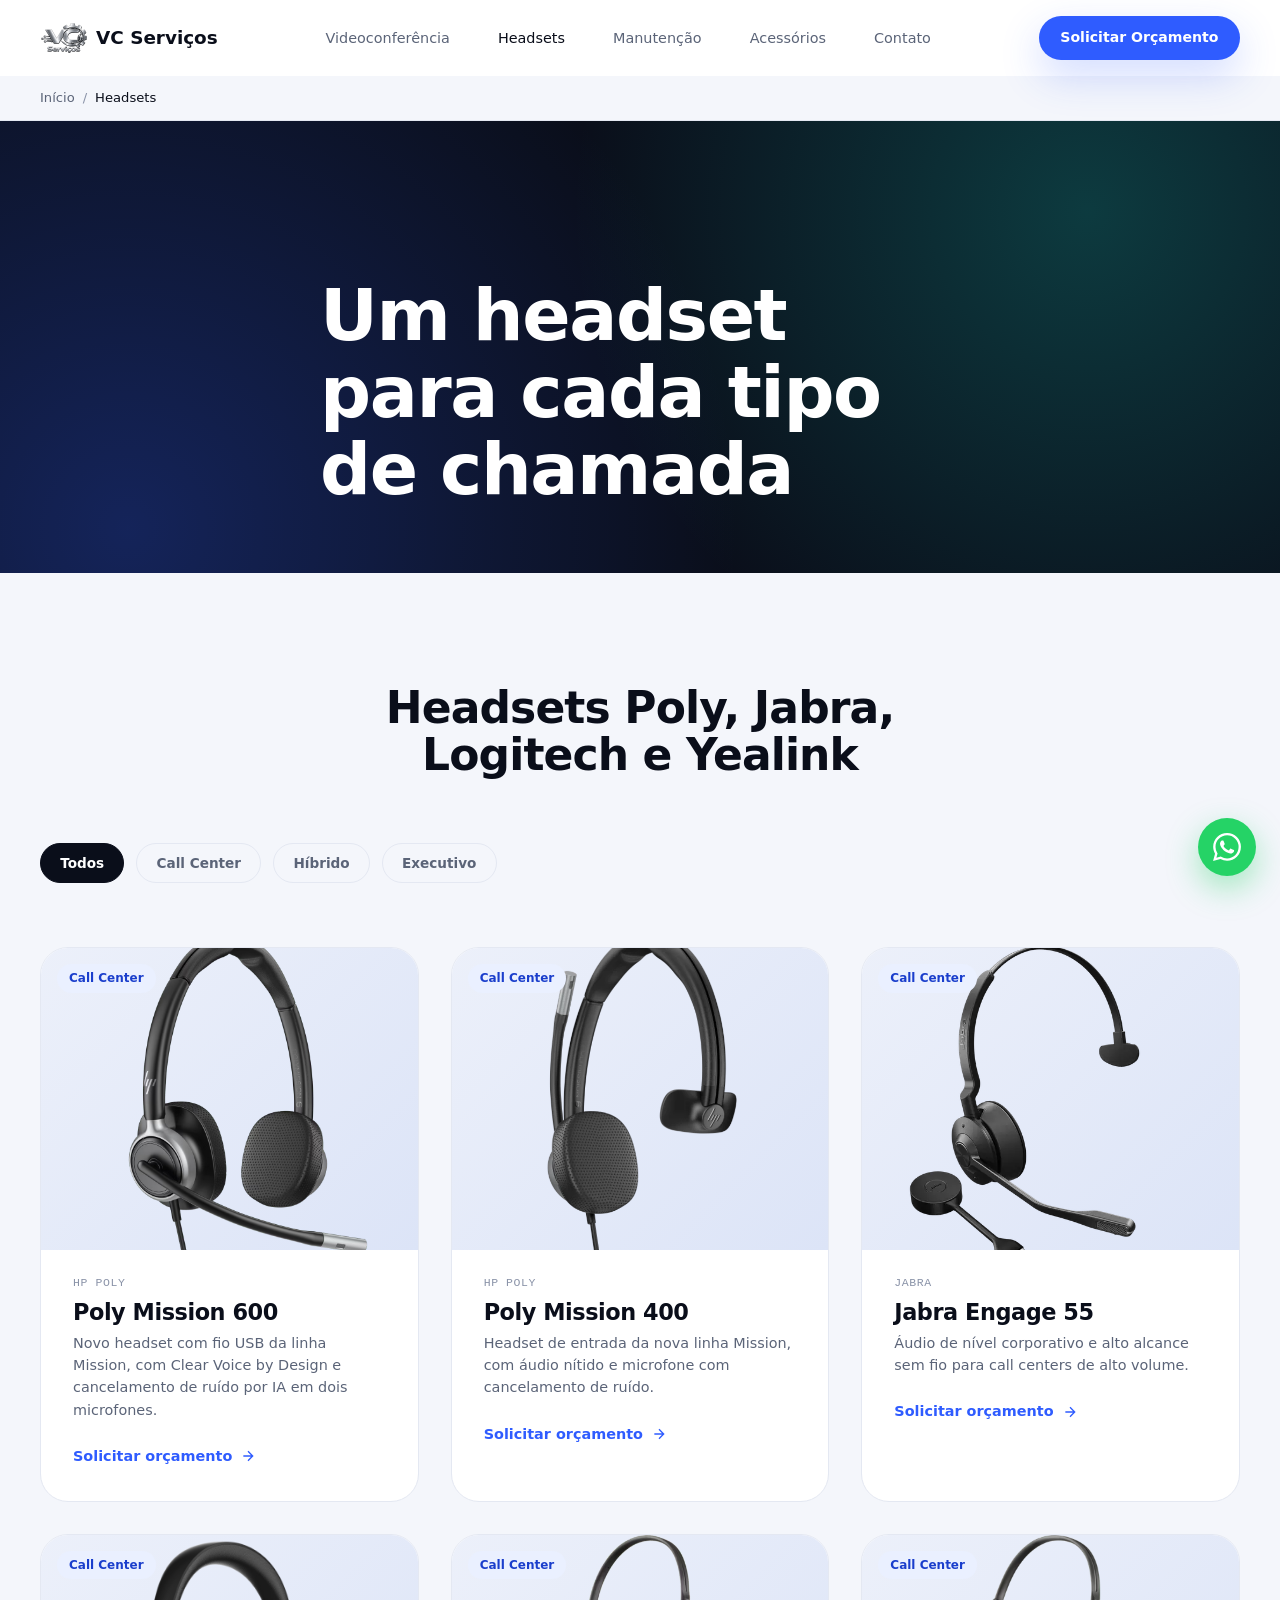
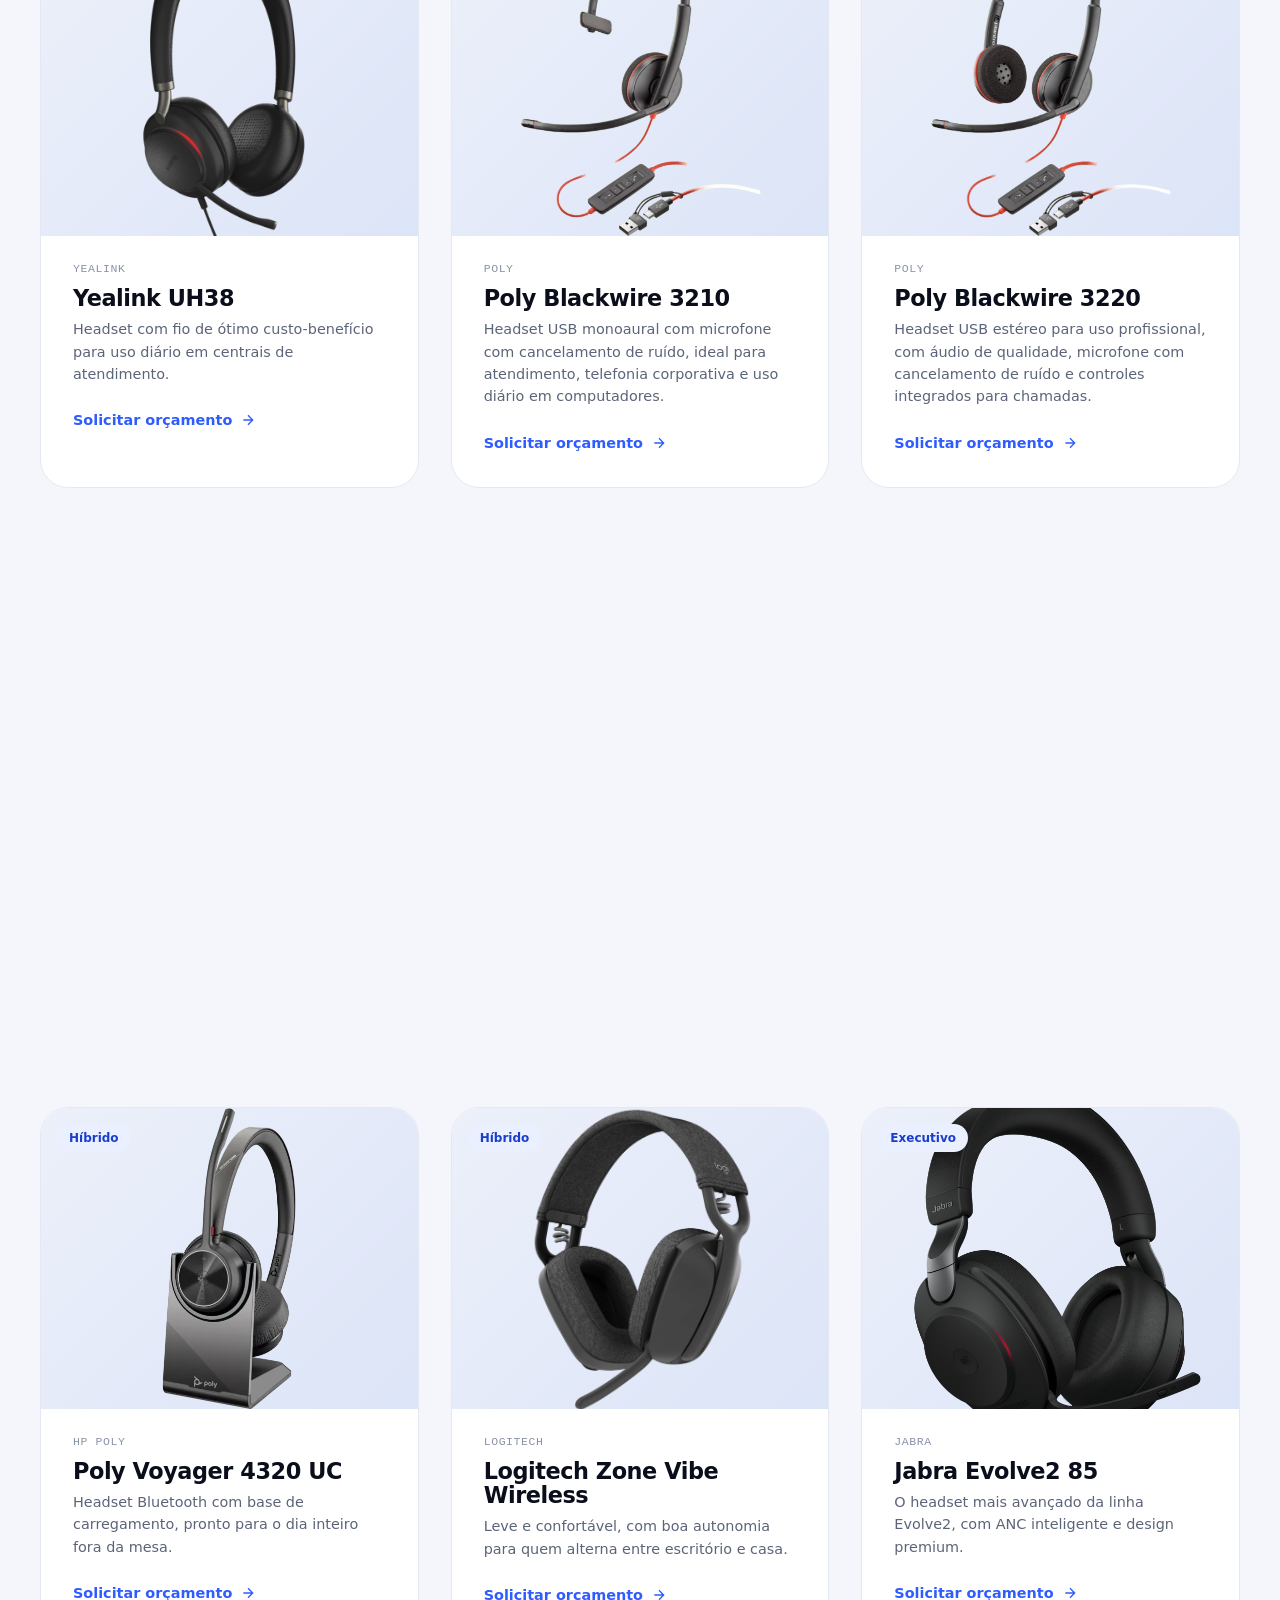
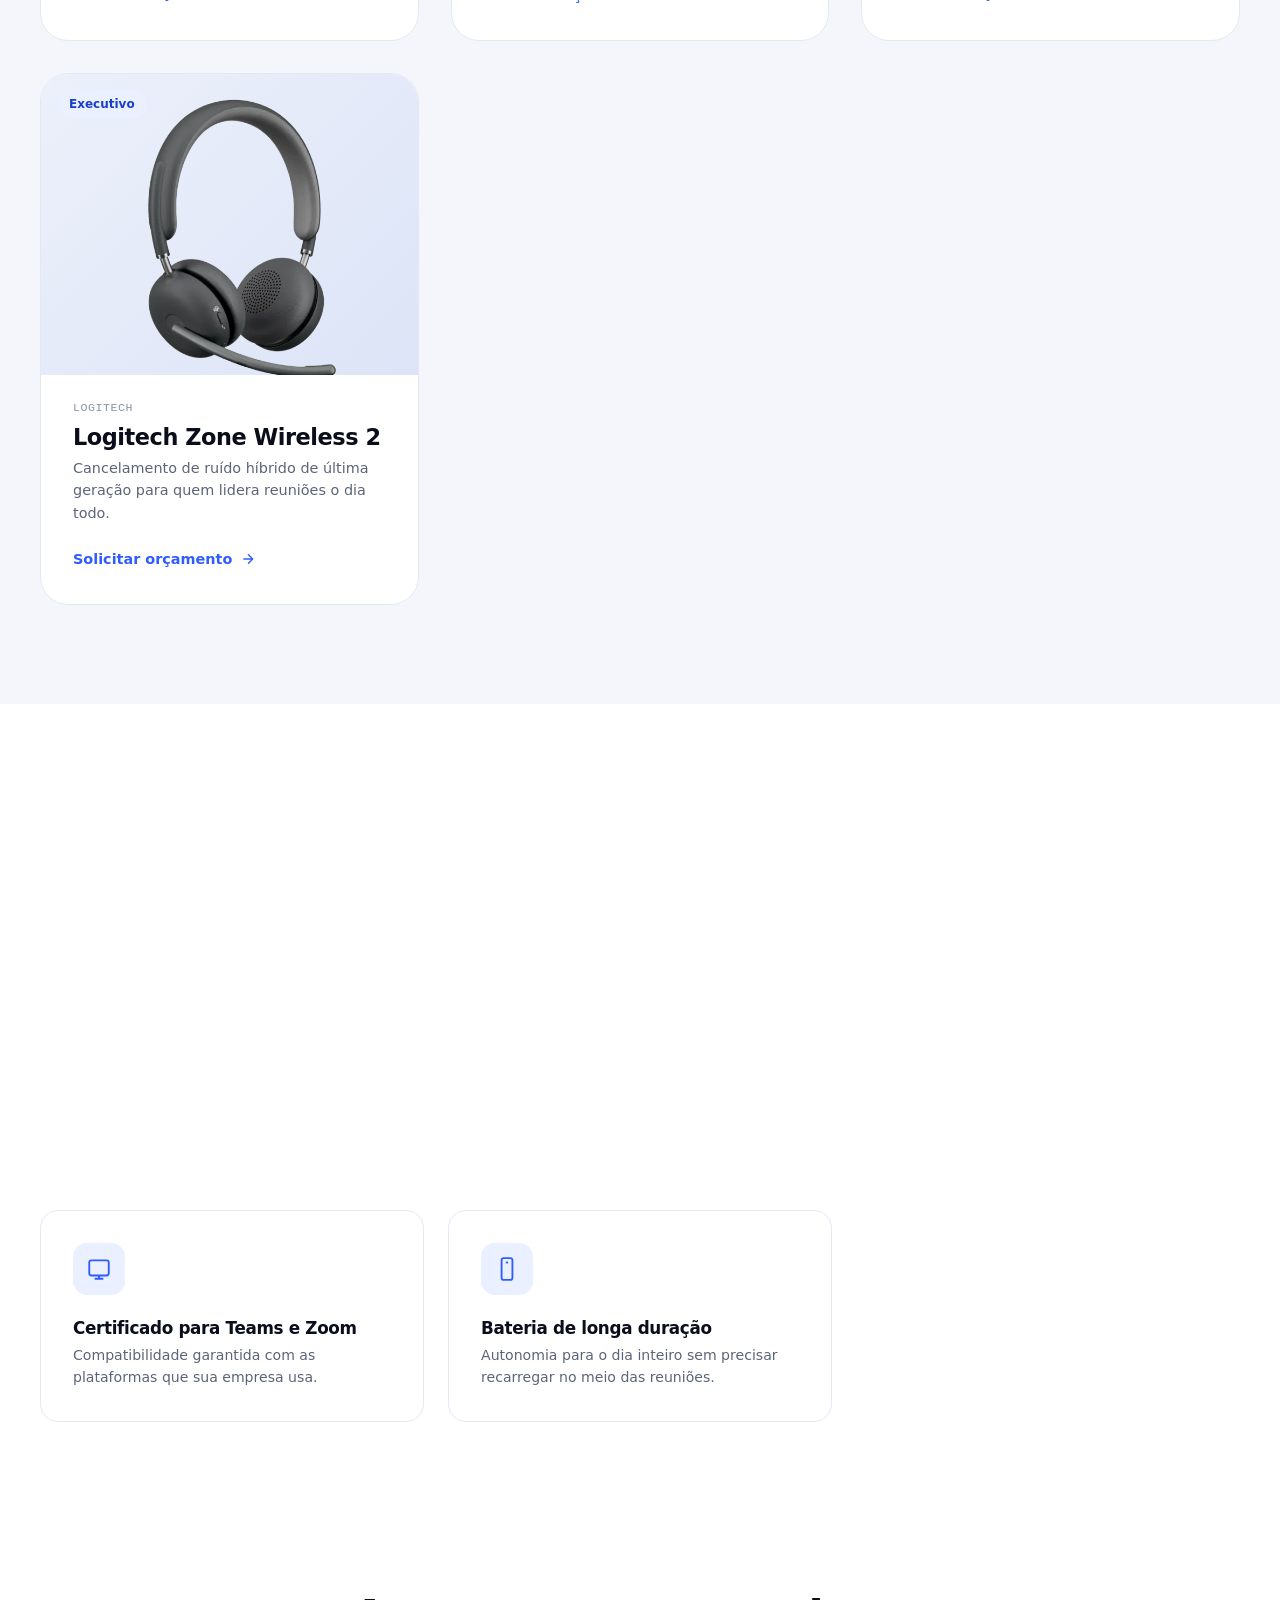
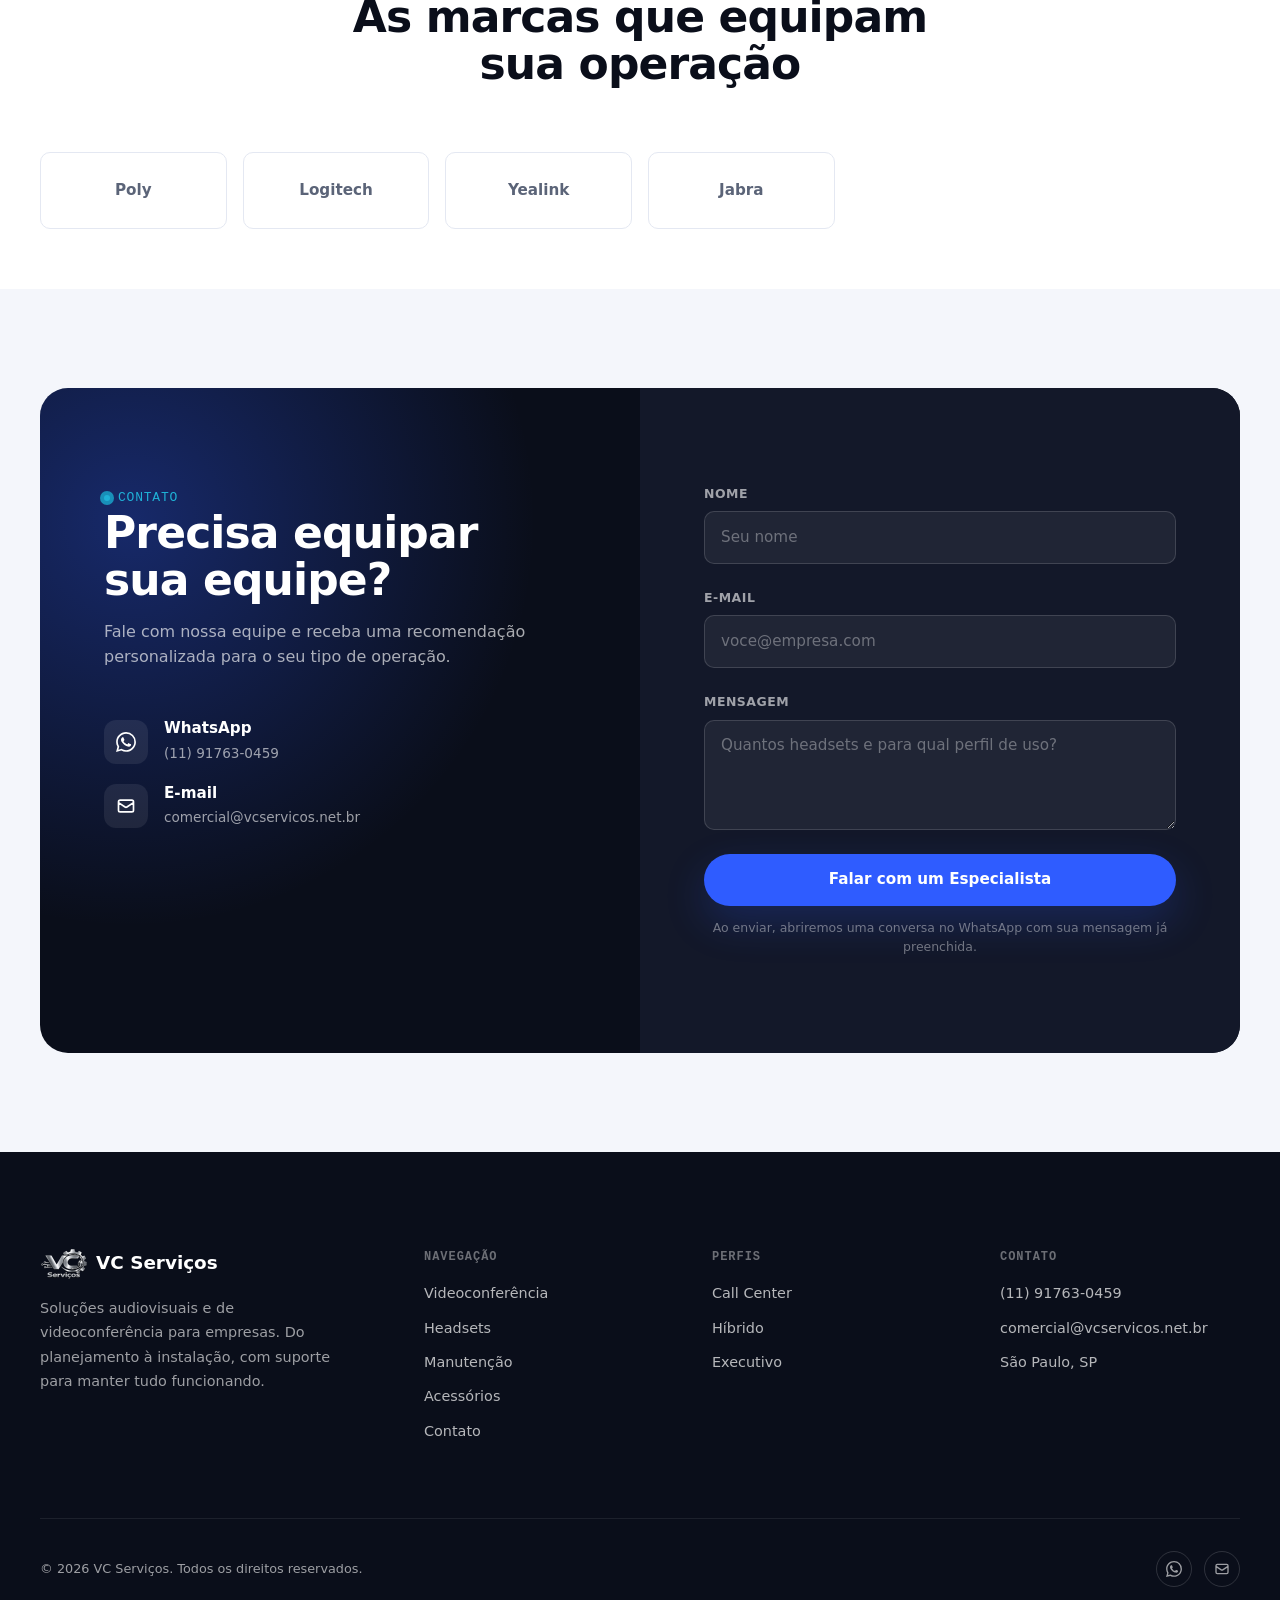
<file: headsets.html>
<!DOCTYPE html>
<html lang="pt-BR">
<head>
<meta charset="UTF-8" />
<meta name="viewport" content="width=device-width, initial-scale=1.0" />
<meta http-equiv="Content-Security-Policy" content="default-src 'self'; script-src 'self' 'unsafe-inline' https://www.googletagmanager.com https://www.google-analytics.com https://googleads.g.doubleclick.net; style-src 'self' 'unsafe-inline' https://fonts.googleapis.com; font-src https://fonts.gstatic.com; img-src 'self' https://images.pexels.com data: https://www.google.com https://www.google.com.br https://www.googletagmanager.com https://www.google-analytics.com https://googleads.g.doubleclick.net https://*.g.doubleclick.net; connect-src 'self' https://www.google-analytics.com https://*.google-analytics.com https://*.analytics.google.com https://*.googletagmanager.com https://www.google.com https://www.google.com.br https://googleads.g.doubleclick.net https://*.g.doubleclick.net; frame-src https://www.googletagmanager.com https://td.doubleclick.net; frame-ancestors 'none'; base-uri 'self'; form-action 'self' https://wa.me; upgrade-insecure-requests;" />
<meta http-equiv="X-Content-Type-Options" content="nosniff" />
<meta name="referrer" content="strict-origin-when-cross-origin" />
<meta http-equiv="Permissions-Policy" content="geolocation=(), camera=(), microphone=()" />
<title>Headsets para Reuniões e Videoconferência — VC Serviços</title>
<meta name="description" content="Headsets profissionais para todo tipo de chamada: do call center à sala de diretoria. Marcas Poly, Jabra, Logitech e Yealink." />
<link rel="preconnect" href="https://fonts.googleapis.com">
<link rel="preconnect" href="https://fonts.gstatic.com" crossorigin>
<link href="https://fonts.googleapis.com/css2?family=Space+Grotesk:wght@500;600;700&family=Inter:wght@400;500;600;700&family=IBM+Plex+Mono:wght@500&display=swap" rel="stylesheet">
<link rel="stylesheet" href="css/tokens.css" />
<link rel="stylesheet" href="css/components.css" />
<link rel="stylesheet" href="css/sections.css" />
<link rel="stylesheet" href="css/pages.css" />
<!-- Google tag (gtag.js) -->
<script async src="https://www.googletagmanager.com/gtag/js?id=AW-18468714812"></script>
<script>
  window.dataLayer = window.dataLayer || [];
  function gtag(){dataLayer.push(arguments);}
  gtag('js', new Date());

  gtag('config', 'AW-18468714812');
</script>
</head>
<body>

<header class="header on-light" id="site-header">
  <div class="container header-inner">
    <a href="index.html" class="brand"><img src="images/logo.png" alt="VC Serviços" class="brand-logo-img" onerror="this.style.display='none'; this.nextElementSibling.style.display='flex';"> <span class="brand-mark" style="display:none">VC</span> VC Serviços</a>
    <nav class="nav-links">
      <a href="videoconferencia.html">Videoconferência</a>
      <a href="headsets.html" class="active">Headsets</a>
      <a href="manutencao.html">Manutenção</a>
      <a href="acessorios.html">Acessórios</a>
      <a href="index.html#contato">Contato</a>
    </nav>
    <div class="header-actions">
      <a href="https://wa.me/5511917630459?text=Olá! Quero solicitar um orçamento." target="_blank" rel="noopener noreferrer" class="btn btn-primary">Solicitar Orçamento</a>
      <button class="nav-toggle" id="nav-toggle" aria-label="Abrir menu" aria-expanded="false">
        <svg viewBox="0 0 24 24" fill="none" stroke="currentColor" stroke-width="2"><path d="M4 7h16M4 12h16M4 17h16"/></svg>
      </button>
    </div>
  </div>
</header>

<div class="mobile-nav" id="mobile-nav">
  <a href="videoconferencia.html">Videoconferência</a>
  <a href="headsets.html">Headsets</a>
  <a href="manutencao.html">Manutenção</a>
  <a href="acessorios.html">Acessórios</a>
  <a href="index.html#contato">Contato</a>
  <a href="https://wa.me/5511917630459?text=Olá! Quero solicitar um orçamento." target="_blank" rel="noopener noreferrer" class="btn btn-primary">Solicitar Orçamento</a>
</div>

<div class="breadcrumb-bar">
  <div class="container">
    <nav class="breadcrumb" aria-label="Breadcrumb">
      <a href="index.html">Início</a><span class="breadcrumb-sep">/</span>
      <span class="breadcrumb-current">Headsets</span>
    </nav>
  </div>
</div>

<section class="page-hero">
  <div class="container page-hero-inner">
    <h1>Um headset para cada tipo de chamada</h1>
  </div>
</section>


<section class="section section--mist">
  <div class="container">
    <div class="section-head center" data-reveal>
      <h2>Headsets Poly, Jabra, Logitech e Yealink</h2>
    </div>

    <div class="projects-filters">
      <button class="filter-pill active" data-filter="todos">Todos</button>
      <button class="filter-pill" data-filter="call-center">Call Center</button>
      <button class="filter-pill" data-filter="hibrido">Híbrido</button>
      <button class="filter-pill" data-filter="executivo">Executivo</button>
    </div>

    <div class="projects-grid is-full" id="headsets-grid"></div>
    <p class="projects-empty" id="headsets-empty">Nenhum headset encontrado para esse filtro.</p>
  </div>
</section>

<section class="section">
  <div class="container">
    <div class="section-head center" data-reveal>
      <h2>Áudio que faz diferença todos os dias</h2>
    </div>

    <div class="solutions-grid">
      <div class="solution-card" data-reveal>
        <div class="solution-icon"><svg viewBox="0 0 24 24" fill="none" stroke="currentColor" stroke-width="1.7"><path d="M3 12a9 9 0 0118 0"/><path d="M3 12v4a2 2 0 002 2h1v-6H3zM21 12v4a2 2 0 01-2 2h-1v-6h3z"/></svg></div>
        <h3>Cancelamento de ruído</h3>
        <p>Corta o barulho do ambiente e destaca sua voz nas chamadas.</p>
      </div>
      <div class="solution-card" data-reveal>
        <div class="solution-icon"><svg viewBox="0 0 24 24" fill="none" stroke="currentColor" stroke-width="1.7"><circle cx="12" cy="12" r="9"/><path d="M12 7v5l3 3"/></svg></div>
        <h3>Conforto o dia todo</h3>
        <p>Materiais leves e ajustáveis para longas jornadas de chamadas.</p>
      </div>
      <div class="solution-card" data-reveal>
        <div class="solution-icon"><svg viewBox="0 0 24 24" fill="none" stroke="currentColor" stroke-width="1.7"><path d="M6 9l6-6 6 6M6 15l6 6 6-6"/><path d="M12 3v18"/></svg></div>
        <h3>Bluetooth multiponto</h3>
        <p>Conecta a dois dispositivos ao mesmo tempo, sem trocar de headset.</p>
      </div>
      <div class="solution-card" data-reveal>
        <div class="solution-icon"><svg viewBox="0 0 24 24" fill="none" stroke="currentColor" stroke-width="1.7"><rect x="3" y="4" width="18" height="14" rx="2"/><path d="M8 21h8M12 18v3"/></svg></div>
        <h3>Certificado para Teams e Zoom</h3>
        <p>Compatibilidade garantida com as plataformas que sua empresa usa.</p>
      </div>
      <div class="solution-card" data-reveal>
        <div class="solution-icon"><svg viewBox="0 0 24 24" fill="none" stroke="currentColor" stroke-width="1.7"><rect x="7" y="2" width="10" height="20" rx="2"/><path d="M11 6h2"/></svg></div>
        <h3>Bateria de longa duração</h3>
        <p>Autonomia para o dia inteiro sem precisar recarregar no meio das reuniões.</p>
      </div>
    </div>
  </div>
</section>

<section class="section--tight">
  <div class="container">
    <div class="section-head center" data-reveal>
      <h2>As marcas que equipam sua operação</h2>
    </div>
    <div class="brands-row" data-reveal>
      <div class="brand-logo"><span>Poly</span></div>
      <div class="brand-logo"><span>Logitech</span></div>
      <div class="brand-logo"><span>Yealink</span></div>
      <div class="brand-logo"><span>Jabra</span></div>
    </div>
  </div>
</section>

<section class="section section--mist" id="contato">
  <div class="container">
    <div class="contact-section" data-reveal>
      <div class="contact-info">
        <span class="eyebrow" style="color:var(--signal)">Contato</span>
        <h2>Precisa equipar sua equipe?</h2>
        <p>Fale com nossa equipe e receba uma recomendação personalizada para o seu tipo de operação.</p>
        <div class="contact-channels">
          <div class="contact-channel">
            <div class="contact-channel-icon">
              <svg viewBox="0 0 24 24" fill="currentColor"><path d="M17.472 14.382c-.297-.149-1.758-.867-2.03-.967-.273-.099-.471-.148-.67.15-.197.297-.767.966-.94 1.164-.173.199-.347.223-.644.075-.297-.15-1.255-.463-2.39-1.475-.883-.788-1.48-1.761-1.653-2.059-.173-.297-.018-.458.13-.606.134-.133.298-.347.446-.52.149-.174.198-.298.298-.497.099-.198.05-.371-.025-.52-.075-.149-.669-1.612-.916-2.207-.242-.579-.487-.5-.669-.51-.173-.008-.371-.01-.57-.01-.198 0-.52.074-.792.372-.272.297-1.04 1.016-1.04 2.479 0 1.462 1.065 2.875 1.213 3.074.149.198 2.096 3.2 5.077 4.487.709.306 1.262.489 1.694.625.712.227 1.36.195 1.871.118.571-.085 1.758-.719 2.006-1.413.248-.694.248-1.289.173-1.413-.074-.124-.272-.198-.57-.347m-5.421 7.403h-.004a9.87 9.87 0 01-5.031-1.378l-.361-.214-3.741.982.998-3.648-.235-.374a9.86 9.86 0 01-1.51-5.26c.001-5.45 4.436-9.884 9.888-9.884 2.64 0 5.122 1.03 6.988 2.898a9.825 9.825 0 012.893 6.994c-.003 5.45-4.437 9.884-9.885 9.884m8.413-18.297A11.815 11.815 0 0012.05 0C5.495 0 .16 5.335.157 11.892c0 2.096.547 4.142 1.588 5.945L.057 24l6.305-1.654a11.882 11.882 0 005.683 1.448h.005c6.554 0 11.89-5.335 11.893-11.893a11.821 11.821 0 00-3.48-8.413z"/></svg>
            </div>
            <div><strong>WhatsApp</strong><a href="https://wa.me/5511917630459" target="_blank" rel="noopener noreferrer">(11) 91763-0459</a></div>
          </div>
          <div class="contact-channel">
            <div class="contact-channel-icon">
              <svg viewBox="0 0 24 24" fill="none" stroke="currentColor" stroke-width="2"><path d="M3 8l7.89 5.26a2 2 0 002.22 0L21 8M5 19h14a2 2 0 002-2V7a2 2 0 00-2-2H5a2 2 0 00-2 2v10a2 2 0 002 2z"/></svg>
            </div>
            <div><strong>E-mail</strong><a href="mailto:comercial@vcservicos.net.br">comercial@vcservicos.net.br</a></div>
          </div>
        </div>
      </div>
      <form class="contact-form" id="contact-form">
        <div class="form-row"><label for="cf-name">Nome</label><input type="text" id="cf-name" placeholder="Seu nome" required></div>
        <div class="form-row"><label for="cf-email">E-mail</label><input type="email" id="cf-email" placeholder="voce@empresa.com"></div>
        <div class="form-row"><label for="cf-message">Mensagem</label><textarea id="cf-message" placeholder="Quantos headsets e para qual perfil de uso?"></textarea></div>
        <button type="submit" class="btn btn-primary btn-block">Falar com um Especialista</button>
        <p class="form-note">Ao enviar, abriremos uma conversa no WhatsApp com sua mensagem já preenchida.</p>
      </form>
    </div>
  </div>
</section>

<footer class="footer">
  <div class="container">
    <div class="footer-top">
      <div class="footer-brand">
        <a href="index.html" class="brand" style="color:white"><img src="images/logo.png" alt="VC Serviços" class="brand-logo-img" onerror="this.style.display='none'; this.nextElementSibling.style.display='flex';"> <span class="brand-mark" style="display:none">VC</span> VC Serviços</a>
        <p>Soluções audiovisuais e de videoconferência para empresas. Do planejamento à instalação, com suporte para manter tudo funcionando.</p>
      </div>
      <div class="footer-col">
        <h5>Navegação</h5>
        <a href="videoconferencia.html">Videoconferência</a>
        <a href="headsets.html">Headsets</a>
        <a href="manutencao.html">Manutenção</a>
        <a href="acessorios.html">Acessórios</a>
        <a href="index.html#contato">Contato</a>
      </div>
      <div class="footer-col">
        <h5>Perfis</h5>
        <a href="headsets.html#headsets-grid" data-perfil-link="call-center">Call Center</a>
        <a href="headsets.html#headsets-grid" data-perfil-link="hibrido">Híbrido</a>
        <a href="headsets.html#headsets-grid" data-perfil-link="executivo">Executivo</a>
      </div>
      <div class="footer-col">
        <h5>Contato</h5>
        <a href="https://wa.me/5511917630459" target="_blank" rel="noopener noreferrer">(11) 91763-0459</a>
        <a href="mailto:comercial@vcservicos.net.br">comercial@vcservicos.net.br</a>
        <p>São Paulo, SP</p>
      </div>
    </div>
    <div class="footer-bottom">
      <p>&copy; <span id="current-year">2026</span> VC Serviços. Todos os direitos reservados.</p>
      <div class="footer-social">
        <a href="https://wa.me/5511917630459" target="_blank" rel="noopener noreferrer" aria-label="WhatsApp"><svg viewBox="0 0 24 24" fill="currentColor"><path d="M17.472 14.382c-.297-.149-1.758-.867-2.03-.967-.273-.099-.471-.148-.67.15-.197.297-.767.966-.94 1.164-.173.199-.347.223-.644.075-.297-.15-1.255-.463-2.39-1.475-.883-.788-1.48-1.761-1.653-2.059-.173-.297-.018-.458.13-.606.134-.133.298-.347.446-.52.149-.174.198-.298.298-.497.099-.198.05-.371-.025-.52-.075-.149-.669-1.612-.916-2.207-.242-.579-.487-.5-.669-.51-.173-.008-.371-.01-.57-.01-.198 0-.52.074-.792.372-.272.297-1.04 1.016-1.04 2.479 0 1.462 1.065 2.875 1.213 3.074.149.198 2.096 3.2 5.077 4.487.709.306 1.262.489 1.694.625.712.227 1.36.195 1.871.118.571-.085 1.758-.719 2.006-1.413.248-.694.248-1.289.173-1.413-.074-.124-.272-.198-.57-.347m-5.421 7.403h-.004a9.87 9.87 0 01-5.031-1.378l-.361-.214-3.741.982.998-3.648-.235-.374a9.86 9.86 0 01-1.51-5.26c.001-5.45 4.436-9.884 9.888-9.884 2.64 0 5.122 1.03 6.988 2.898a9.825 9.825 0 012.893 6.994c-.003 5.45-4.437 9.884-9.885 9.884m8.413-18.297A11.815 11.815 0 0012.05 0C5.495 0 .16 5.335.157 11.892c0 2.096.547 4.142 1.588 5.945L.057 24l6.305-1.654a11.882 11.882 0 005.683 1.448h.005c6.554 0 11.89-5.335 11.893-11.893a11.821 11.821 0 00-3.48-8.413z"/></svg></a>
        <a href="mailto:comercial@vcservicos.net.br" aria-label="E-mail"><svg viewBox="0 0 24 24" fill="none" stroke="currentColor" stroke-width="2"><path d="M3 8l7.89 5.26a2 2 0 002.22 0L21 8M5 19h14a2 2 0 002-2V7a2 2 0 00-2-2H5a2 2 0 00-2 2v10a2 2 0 002 2z"/></svg></a>
      </div>
    </div>
  </div>
</footer>

<div class="float-stack">
  <button class="back-to-top" id="back-to-top" aria-label="Voltar ao topo"><svg viewBox="0 0 24 24" fill="none" stroke="currentColor" stroke-width="2"><path d="M12 19V5M5 12l7-7 7 7"/></svg></button>
  <a href="https://wa.me/5511917630459" target="_blank" rel="noopener noreferrer" class="wa-float" aria-label="WhatsApp"><svg viewBox="0 0 24 24" fill="currentColor"><path d="M17.472 14.382c-.297-.149-1.758-.867-2.03-.967-.273-.099-.471-.148-.67.15-.197.297-.767.966-.94 1.164-.173.199-.347.223-.644.075-.297-.15-1.255-.463-2.39-1.475-.883-.788-1.48-1.761-1.653-2.059-.173-.297-.018-.458.13-.606.134-.133.298-.347.446-.52.149-.174.198-.298.298-.497.099-.198.05-.371-.025-.52-.075-.149-.669-1.612-.916-2.207-.242-.579-.487-.5-.669-.51-.173-.008-.371-.01-.57-.01-.198 0-.52.074-.792.372-.272.297-1.04 1.016-1.04 2.479 0 1.462 1.065 2.875 1.213 3.074.149.198 2.096 3.2 5.077 4.487.709.306 1.262.489 1.694.625.712.227 1.36.195 1.871.118.571-.085 1.758-.719 2.006-1.413.248-.694.248-1.289.173-1.413-.074-.124-.272-.198-.57-.347m-5.421 7.403h-.004a9.87 9.87 0 01-5.031-1.378l-.361-.214-3.741.982.998-3.648-.235-.374a9.86 9.86 0 01-1.51-5.26c.001-5.45 4.436-9.884 9.888-9.884 2.64 0 5.122 1.03 6.988 2.898a9.825 9.825 0 012.893 6.994c-.003 5.45-4.437 9.884-9.885 9.884m8.413-18.297A11.815 11.815 0 0012.05 0C5.495 0 .16 5.335.157 11.892c0 2.096.547 4.142 1.588 5.945L.057 24l6.305-1.654a11.882 11.882 0 005.683 1.448h.005c6.554 0 11.89-5.335 11.893-11.893a11.821 11.821 0 00-3.48-8.413z"/></svg></a>
</div>

<script src="js/headsets-data.js"></script>
<script src="js/main.js"></script>
<script src="js/headsets.js"></script>
</body>
</html>
</file>
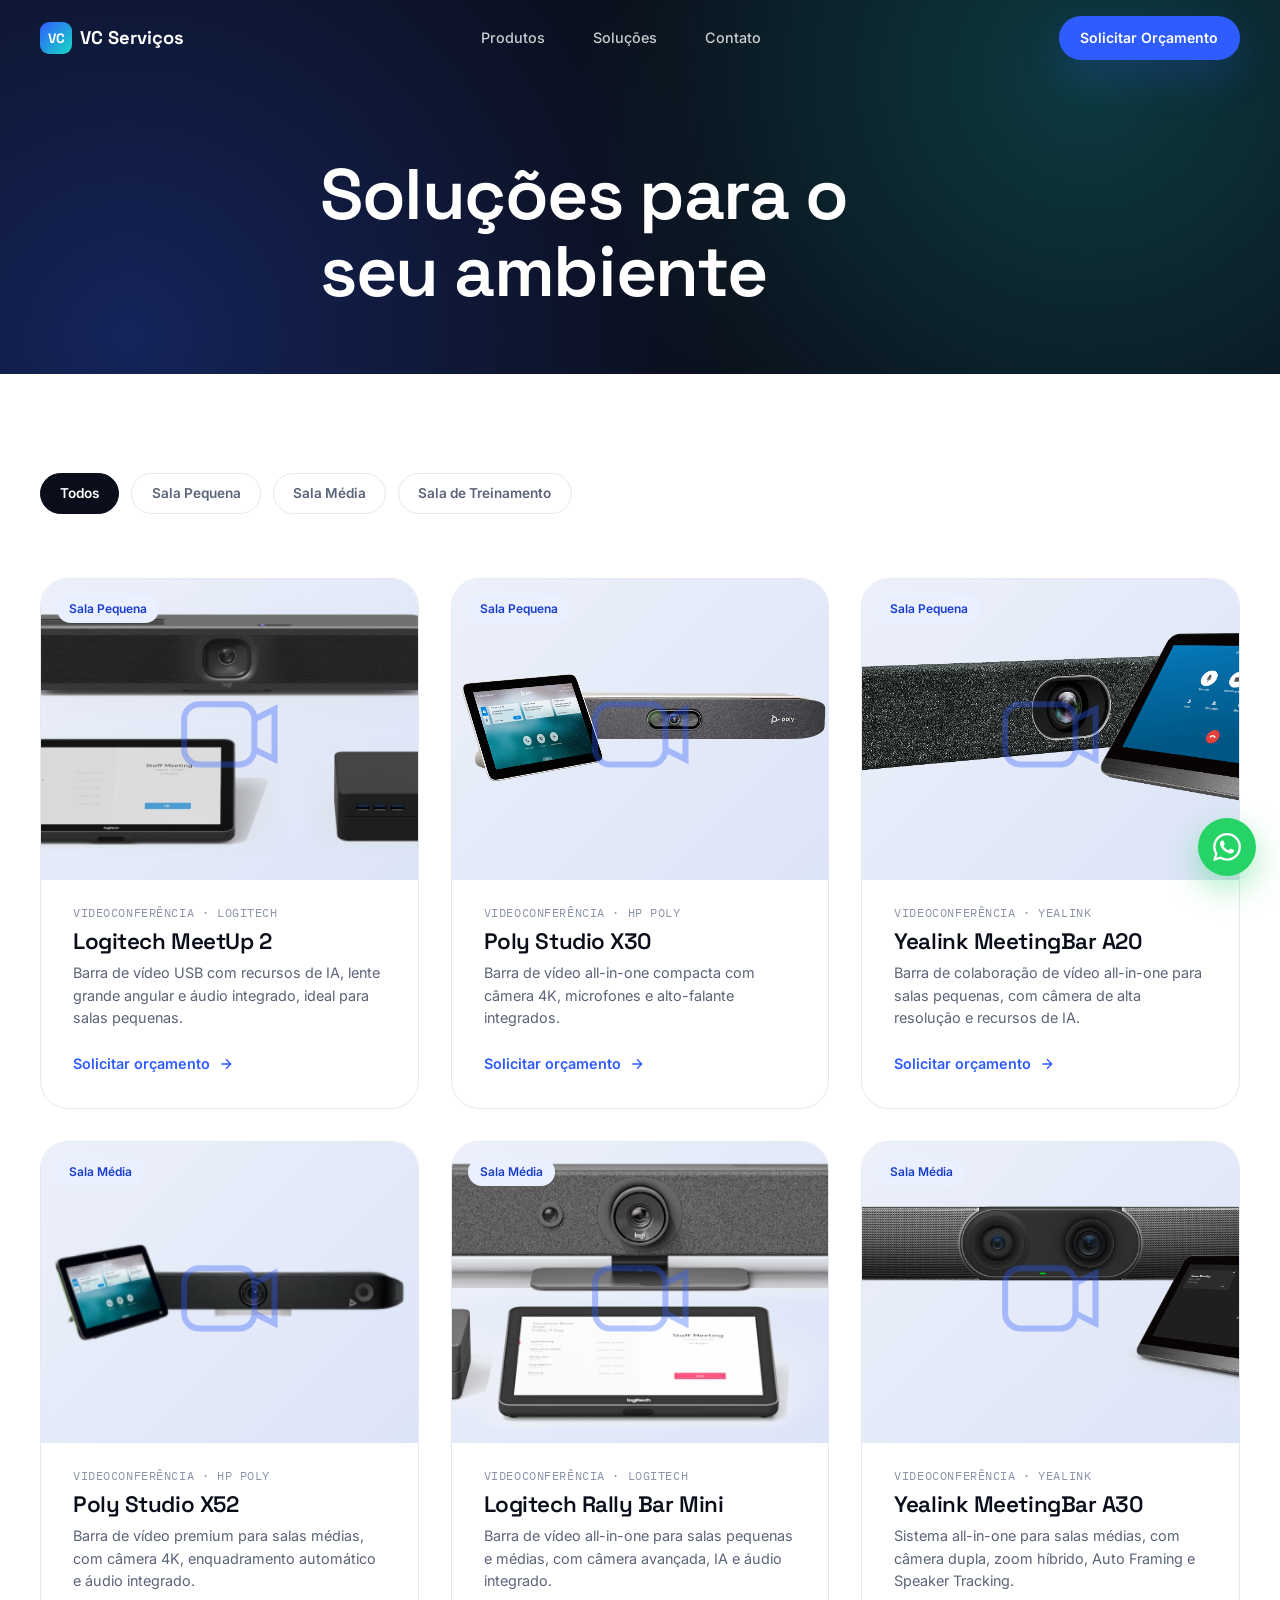
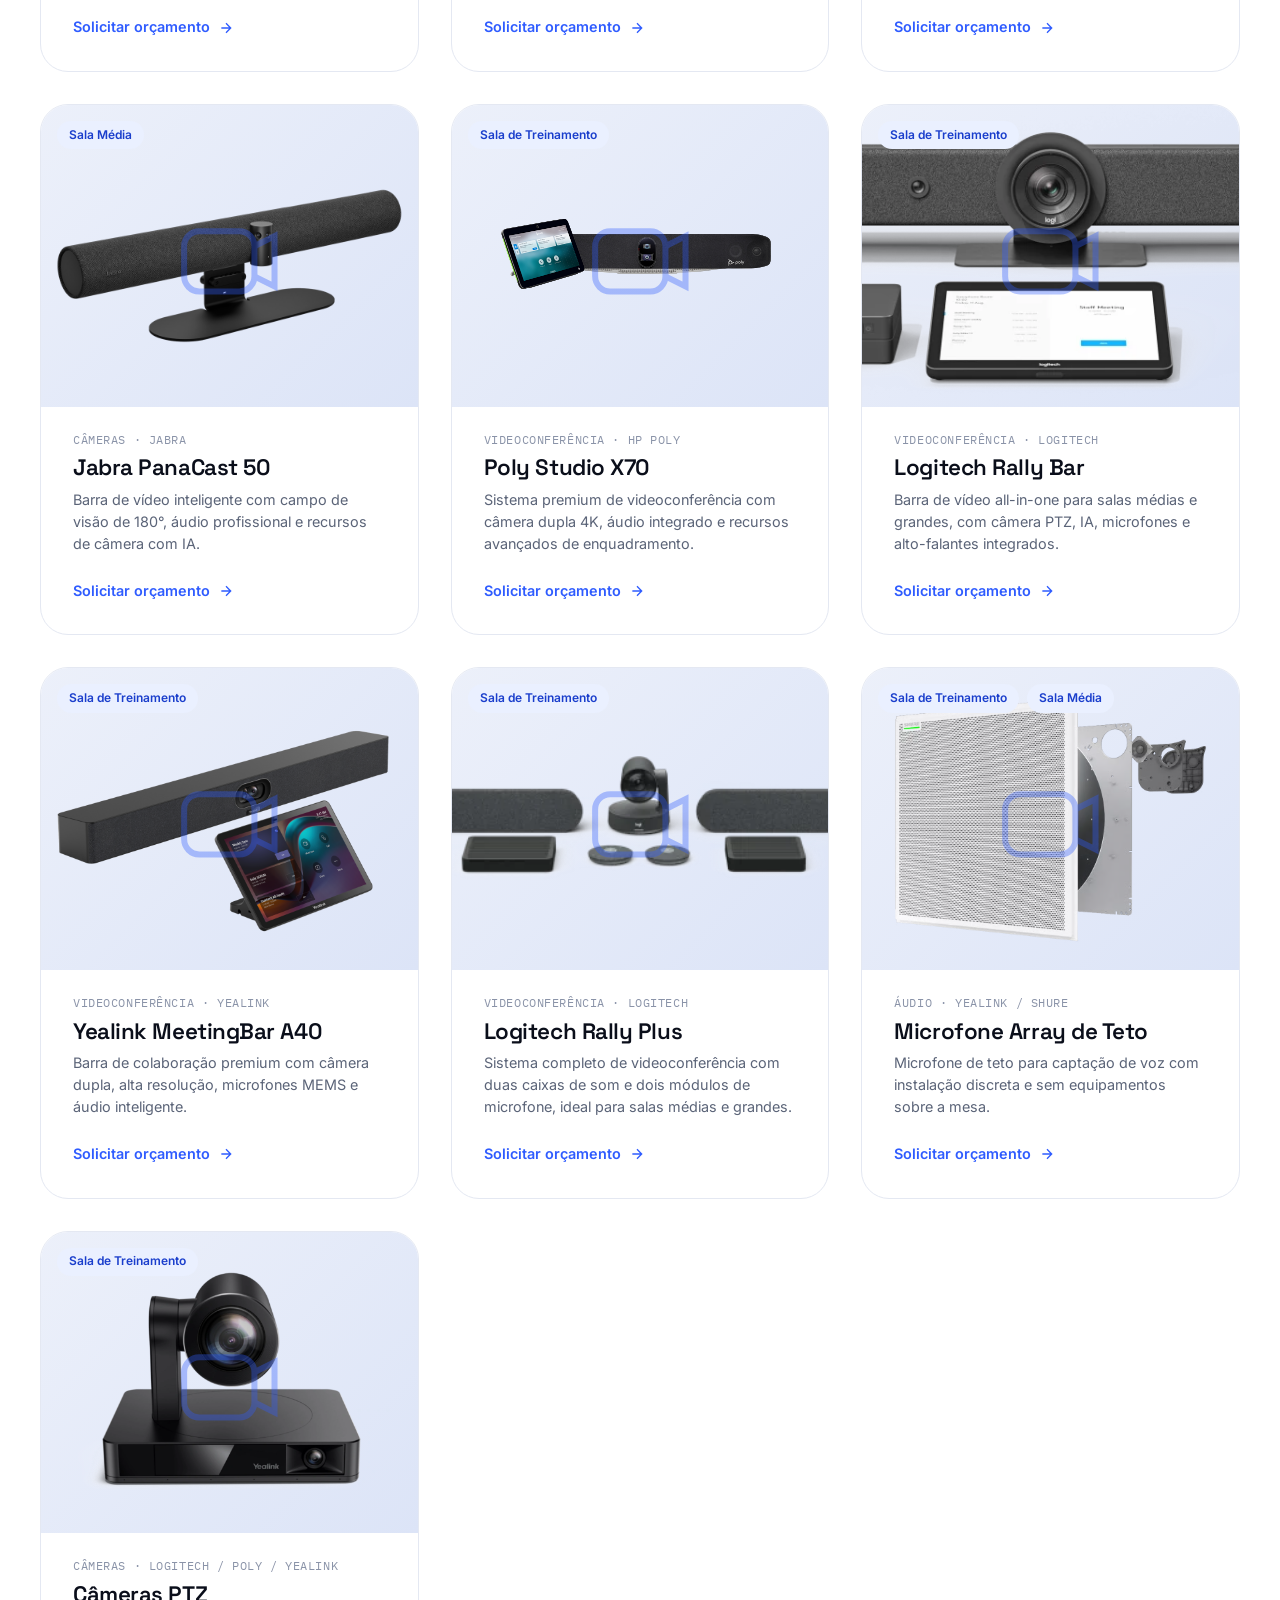
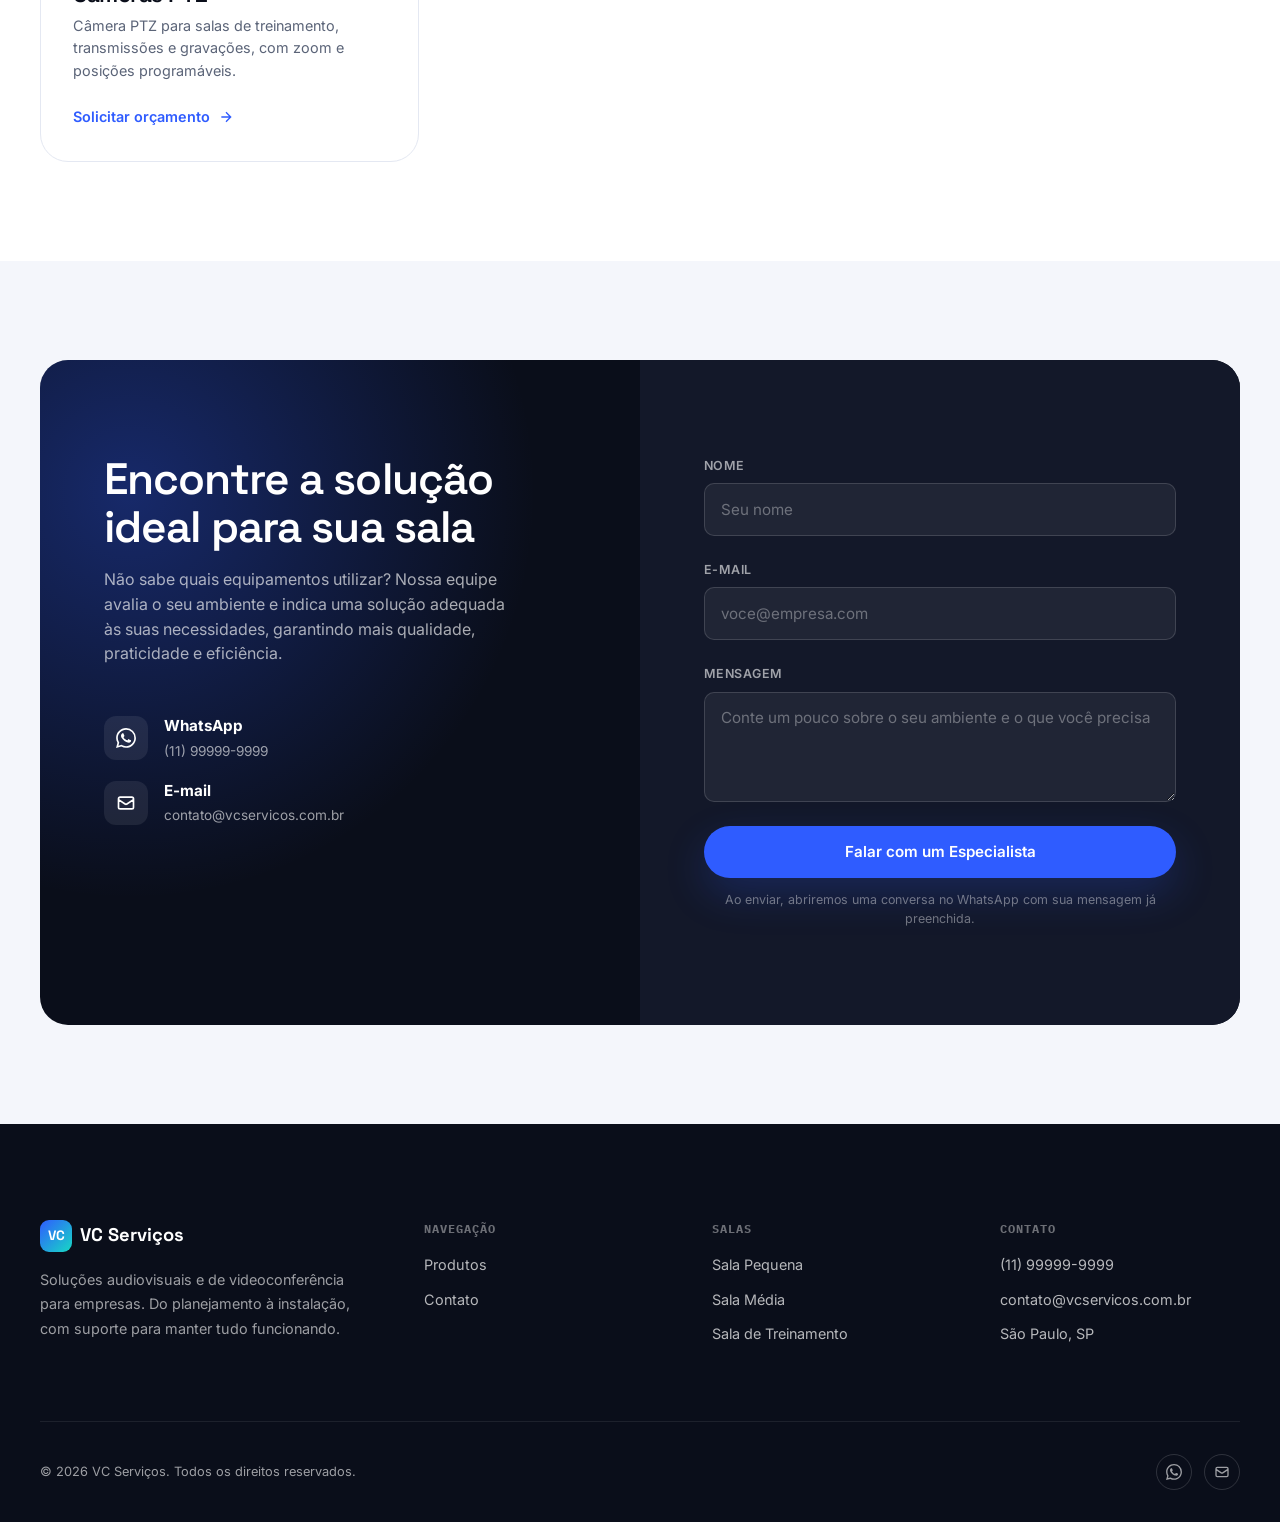
<file: produtos.html>
<!DOCTYPE html>
<html lang="pt-BR">
<head>
<meta charset="UTF-8" />
<meta name="viewport" content="width=device-width, initial-scale=1.0" />
<title>Produtos — VC Serviços</title>
<meta name="description" content="Soluções profissionais em videoconferência, áudio, telas e câmeras para salas corporativas de diferentes tamanhos e necessidades." />
<link rel="preconnect" href="https://fonts.googleapis.com">
<link rel="preconnect" href="https://fonts.gstatic.com" crossorigin>
<link href="https://fonts.googleapis.com/css2?family=Space+Grotesk:wght@500;600;700&family=Inter:wght@400;500;600;700&family=IBM+Plex+Mono:wght@500&display=swap" rel="stylesheet">
<link rel="stylesheet" href="css/tokens.css" />
<link rel="stylesheet" href="css/components.css" />
<link rel="stylesheet" href="css/sections.css" />
<link rel="stylesheet" href="css/pages.css" />
</head>
<body>

<header class="header" id="site-header">
  <div class="container header-inner">
    <a href="index.html" class="brand">
      <span class="brand-mark">VC</span>
      VC Serviços
    </a>
    <nav class="nav-links">
      <a href="produtos.html">Produtos</a>
      <a href="#solucoes-salas">Soluções</a>
      <a href="#contato">Contato</a>
    </nav>
    <div class="header-actions">
      <a href="https://wa.me/5511999999999?text=Olá! Quero solicitar um orçamento." target="_blank" class="btn btn-primary">
        Solicitar Orçamento
      </a>
      <button class="nav-toggle" id="nav-toggle" aria-label="Abrir menu" aria-expanded="false">
        <svg viewBox="0 0 24 24" fill="none" stroke="currentColor" stroke-width="2"><path d="M4 7h16M4 12h16M4 17h16"/></svg>
      </button>
    </div>
  </div>
</header>

<div class="mobile-nav" id="mobile-nav">
  <a href="produtos.html">Produtos</a>
  <a href="index.html#contato">Contato</a>
  <a href="https://wa.me/5511999999999?text=Olá! Quero solicitar um orçamento." target="_blank" class="btn btn-primary">Solicitar Orçamento</a>
</div>

<section class="page-hero">
  <div class="container page-hero-inner">
    <h1>Soluções para o seu ambiente</h1>
  </div>
</section>

<section class="section">
  <div class="container">
    <div class="projects-filters">
      <button class="filter-pill active" data-filter="todos">Todos</button>
      <button class="filter-pill" data-filter="pequena">Sala Pequena</button>
      <button class="filter-pill" data-filter="media">Sala Média</button>
      <button class="filter-pill" data-filter="treinamento">Sala de Treinamento</button>
    </div>

    <div class="projects-grid is-full" id="products-grid"></div>
    <p class="projects-empty" id="products-empty">Nenhum equipamento encontrado para esse filtro.</p>
  </div>
</section>

<section class="section section--mist">
  <div class="container">
    <div class="contact-section" data-reveal>
      <div class="contact-info">
        <h2>Encontre a solução ideal para sua sala</h2>
        <p>Não sabe quais equipamentos utilizar? Nossa equipe avalia o seu ambiente e indica uma solução adequada às suas necessidades, garantindo mais qualidade, praticidade e eficiência.</p>
        <div class="contact-channels">
          <div class="contact-channel">
            <div class="contact-channel-icon">
              <svg viewBox="0 0 24 24" fill="currentColor"><path d="M17.472 14.382c-.297-.149-1.758-.867-2.03-.967-.273-.099-.471-.148-.67.15-.197.297-.767.966-.94 1.164-.173.199-.347.223-.644.075-.297-.15-1.255-.463-2.39-1.475-.883-.788-1.48-1.761-1.653-2.059-.173-.297-.018-.458.13-.606.134-.133.298-.347.446-.52.149-.174.198-.298.298-.497.099-.198.05-.371-.025-.52-.075-.149-.669-1.612-.916-2.207-.242-.579-.487-.5-.669-.51-.173-.008-.371-.01-.57-.01-.198 0-.52.074-.792.372-.272.297-1.04 1.016-1.04 2.479 0 1.462 1.065 2.875 1.213 3.074.149.198 2.096 3.2 5.077 4.487.709.306 1.262.489 1.694.625.712.227 1.36.195 1.871.118.571-.085 1.758-.719 2.006-1.413.248-.694.248-1.289.173-1.413-.074-.124-.272-.198-.57-.347m-5.421 7.403h-.004a9.87 9.87 0 01-5.031-1.378l-.361-.214-3.741.982.998-3.648-.235-.374a9.86 9.86 0 01-1.51-5.26c.001-5.45 4.436-9.884 9.888-9.884 2.64 0 5.122 1.03 6.988 2.898a9.825 9.825 0 012.893 6.994c-.003 5.45-4.437 9.884-9.885 9.884m8.413-18.297A11.815 11.815 0 0012.05 0C5.495 0 .16 5.335.157 11.892c0 2.096.547 4.142 1.588 5.945L.057 24l6.305-1.654a11.882 11.882 0 005.683 1.448h.005c6.554 0 11.89-5.335 11.893-11.893a11.821 11.821 0 00-3.48-8.413z"/></svg>
            </div>
            <div><strong>WhatsApp</strong><a href="https://wa.me/5511999999999" target="_blank">(11) 99999-9999</a></div>
          </div>
          <div class="contact-channel">
            <div class="contact-channel-icon">
              <svg viewBox="0 0 24 24" fill="none" stroke="currentColor" stroke-width="2"><path d="M3 8l7.89 5.26a2 2 0 002.22 0L21 8M5 19h14a2 2 0 002-2V7a2 2 0 00-2-2H5a2 2 0 00-2 2v10a2 2 0 002 2z"/></svg>
            </div>
            <div><strong>E-mail</strong><a href="mailto:contato@vcservicos.com.br">contato@vcservicos.com.br</a></div>
          </div>
        </div>
      </div>
      <form class="contact-form" id="contact-form">
        <div class="form-row"><label for="cf-name">Nome</label><input type="text" id="cf-name" placeholder="Seu nome" required></div>
        <div class="form-row"><label for="cf-email">E-mail</label><input type="email" id="cf-email" placeholder="voce@empresa.com"></div>
        <div class="form-row"><label for="cf-message">Mensagem</label><textarea id="cf-message" placeholder="Conte um pouco sobre o seu ambiente e o que você precisa"></textarea></div>
        <button type="submit" class="btn btn-primary btn-block">Falar com um Especialista</button>
        <p class="form-note">Ao enviar, abriremos uma conversa no WhatsApp com sua mensagem já preenchida.</p>
      </form>
    </div>
  </div>
</section>

<footer class="footer">
  <div class="container">
    <div class="footer-top">
      <div class="footer-brand">
        <a href="index.html" class="brand" style="color:white"><span class="brand-mark">VC</span>VC Serviços</a>
        <p>Soluções audiovisuais e de videoconferência para empresas. Do planejamento à instalação, com suporte para manter tudo funcionando.</p>
      </div>
      <div class="footer-col">
        <h5>Navegação</h5>
        <a href="produtos.html">Produtos</a>
        <a href="index.html#contato">Contato</a>
      </div>
      <div class="footer-col">
        <h5>Salas</h5>
        <a href="produtos.html?tipo=pequena">Sala Pequena</a>
        <a href="produtos.html?tipo=media">Sala Média</a>
        <a href="produtos.html?tipo=treinamento">Sala de Treinamento</a>
      </div>
      <div class="footer-col">
        <h5>Contato</h5>
        <a href="https://wa.me/5511999999999" target="_blank">(11) 99999-9999</a>
        <a href="mailto:contato@vcservicos.com.br">contato@vcservicos.com.br</a>
        <p>São Paulo, SP</p>
      </div>
    </div>
    <div class="footer-bottom">
      <p>&copy; <span id="current-year">2026</span> VC Serviços. Todos os direitos reservados.</p>
      <div class="footer-social">
        <a href="https://wa.me/5511999999999" target="_blank" aria-label="WhatsApp"><svg viewBox="0 0 24 24" fill="currentColor"><path d="M17.472 14.382c-.297-.149-1.758-.867-2.03-.967-.273-.099-.471-.148-.67.15-.197.297-.767.966-.94 1.164-.173.199-.347.223-.644.075-.297-.15-1.255-.463-2.39-1.475-.883-.788-1.48-1.761-1.653-2.059-.173-.297-.018-.458.13-.606.134-.133.298-.347.446-.52.149-.174.198-.298.298-.497.099-.198.05-.371-.025-.52-.075-.149-.669-1.612-.916-2.207-.242-.579-.487-.5-.669-.51-.173-.008-.371-.01-.57-.01-.198 0-.52.074-.792.372-.272.297-1.04 1.016-1.04 2.479 0 1.462 1.065 2.875 1.213 3.074.149.198 2.096 3.2 5.077 4.487.709.306 1.262.489 1.694.625.712.227 1.36.195 1.871.118.571-.085 1.758-.719 2.006-1.413.248-.694.248-1.289.173-1.413-.074-.124-.272-.198-.57-.347m-5.421 7.403h-.004a9.87 9.87 0 01-5.031-1.378l-.361-.214-3.741.982.998-3.648-.235-.374a9.86 9.86 0 01-1.51-5.26c.001-5.45 4.436-9.884 9.888-9.884 2.64 0 5.122 1.03 6.988 2.898a9.825 9.825 0 012.893 6.994c-.003 5.45-4.437 9.884-9.885 9.884m8.413-18.297A11.815 11.815 0 0012.05 0C5.495 0 .16 5.335.157 11.892c0 2.096.547 4.142 1.588 5.945L.057 24l6.305-1.654a11.882 11.882 0 005.683 1.448h.005c6.554 0 11.89-5.335 11.893-11.893a11.821 11.821 0 00-3.48-8.413z"/></svg></a>
        <a href="mailto:contato@vcservicos.com.br" aria-label="E-mail"><svg viewBox="0 0 24 24" fill="none" stroke="currentColor" stroke-width="2"><path d="M3 8l7.89 5.26a2 2 0 002.22 0L21 8M5 19h14a2 2 0 002-2V7a2 2 0 00-2-2H5a2 2 0 00-2 2v10a2 2 0 002 2z"/></svg></a>
      </div>
    </div>
  </div>
</footer>

<div class="float-stack">
  <button class="back-to-top" id="back-to-top" aria-label="Voltar ao topo"><svg viewBox="0 0 24 24" fill="none" stroke="currentColor" stroke-width="2"><path d="M12 19V5M5 12l7-7 7 7"/></svg></button>
  <a href="https://wa.me/5511999999999" target="_blank" class="wa-float" aria-label="WhatsApp"><svg viewBox="0 0 24 24" fill="currentColor"><path d="M17.472 14.382c-.297-.149-1.758-.867-2.03-.967-.273-.099-.471-.148-.67.15-.197.297-.767.966-.94 1.164-.173.199-.347.223-.644.075-.297-.15-1.255-.463-2.39-1.475-.883-.788-1.48-1.761-1.653-2.059-.173-.297-.018-.458.13-.606.134-.133.298-.347.446-.52.149-.174.198-.298.298-.497.099-.198.05-.371-.025-.52-.075-.149-.669-1.612-.916-2.207-.242-.579-.487-.5-.669-.51-.173-.008-.371-.01-.57-.01-.198 0-.52.074-.792.372-.272.297-1.04 1.016-1.04 2.479 0 1.462 1.065 2.875 1.213 3.074.149.198 2.096 3.2 5.077 4.487.709.306 1.262.489 1.694.625.712.227 1.36.195 1.871.118.571-.085 1.758-.719 2.006-1.413.248-.694.248-1.289.173-1.413-.074-.124-.272-.198-.57-.347m-5.421 7.403h-.004a9.87 9.87 0 01-5.031-1.378l-.361-.214-3.741.982.998-3.648-.235-.374a9.86 9.86 0 01-1.51-5.26c.001-5.45 4.436-9.884 9.888-9.884 2.64 0 5.122 1.03 6.988 2.898a9.825 9.825 0 012.893 6.994c-.003 5.45-4.437 9.884-9.885 9.884m8.413-18.297A11.815 11.815 0 0012.05 0C5.495 0 .16 5.335.157 11.892c0 2.096.547 4.142 1.588 5.945L.057 24l6.305-1.654a11.882 11.882 0 005.683 1.448h.005c6.554 0 11.89-5.335 11.893-11.893a11.821 11.821 0 00-3.48-8.413z"/></svg></a>
</div>

<script src="js/products-equip-data.js"></script>
<script src="js/main.js"></script>
<script src="js/products.js"></script>
</body>
</html>
</file>
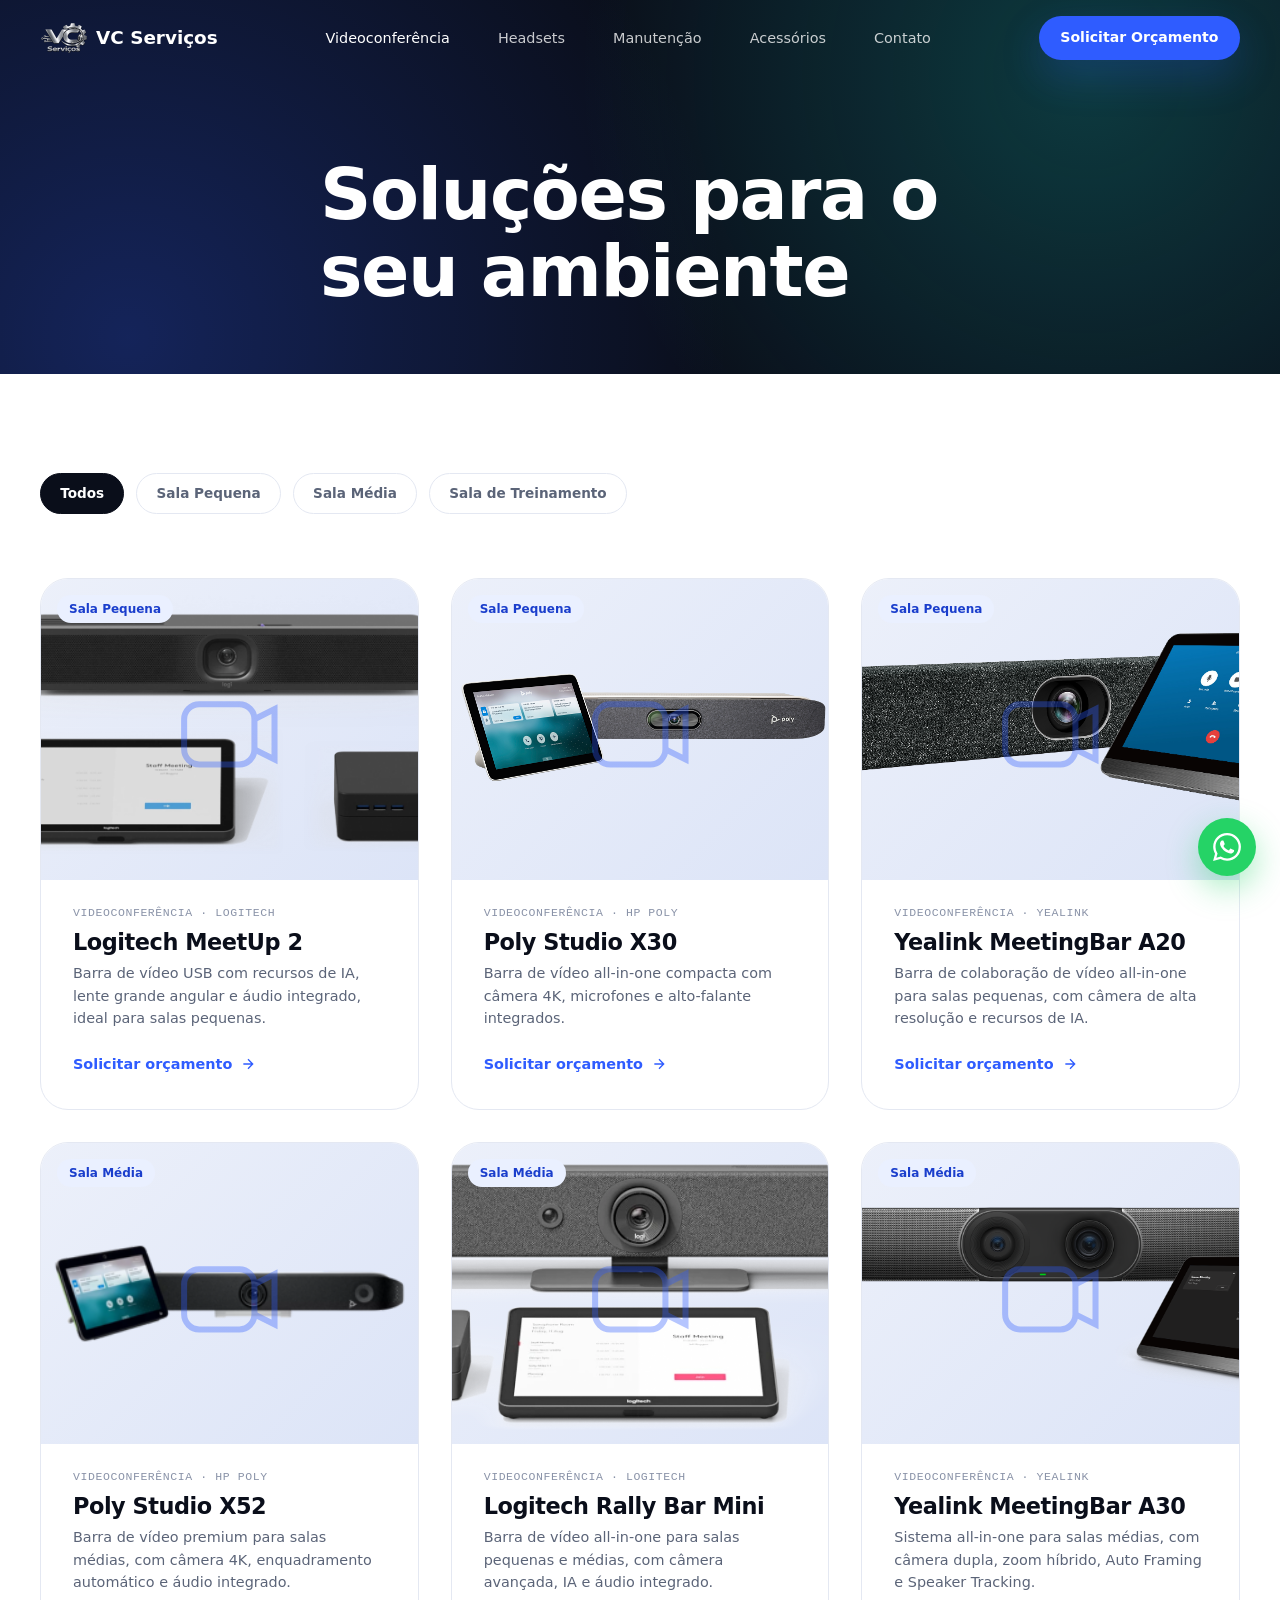
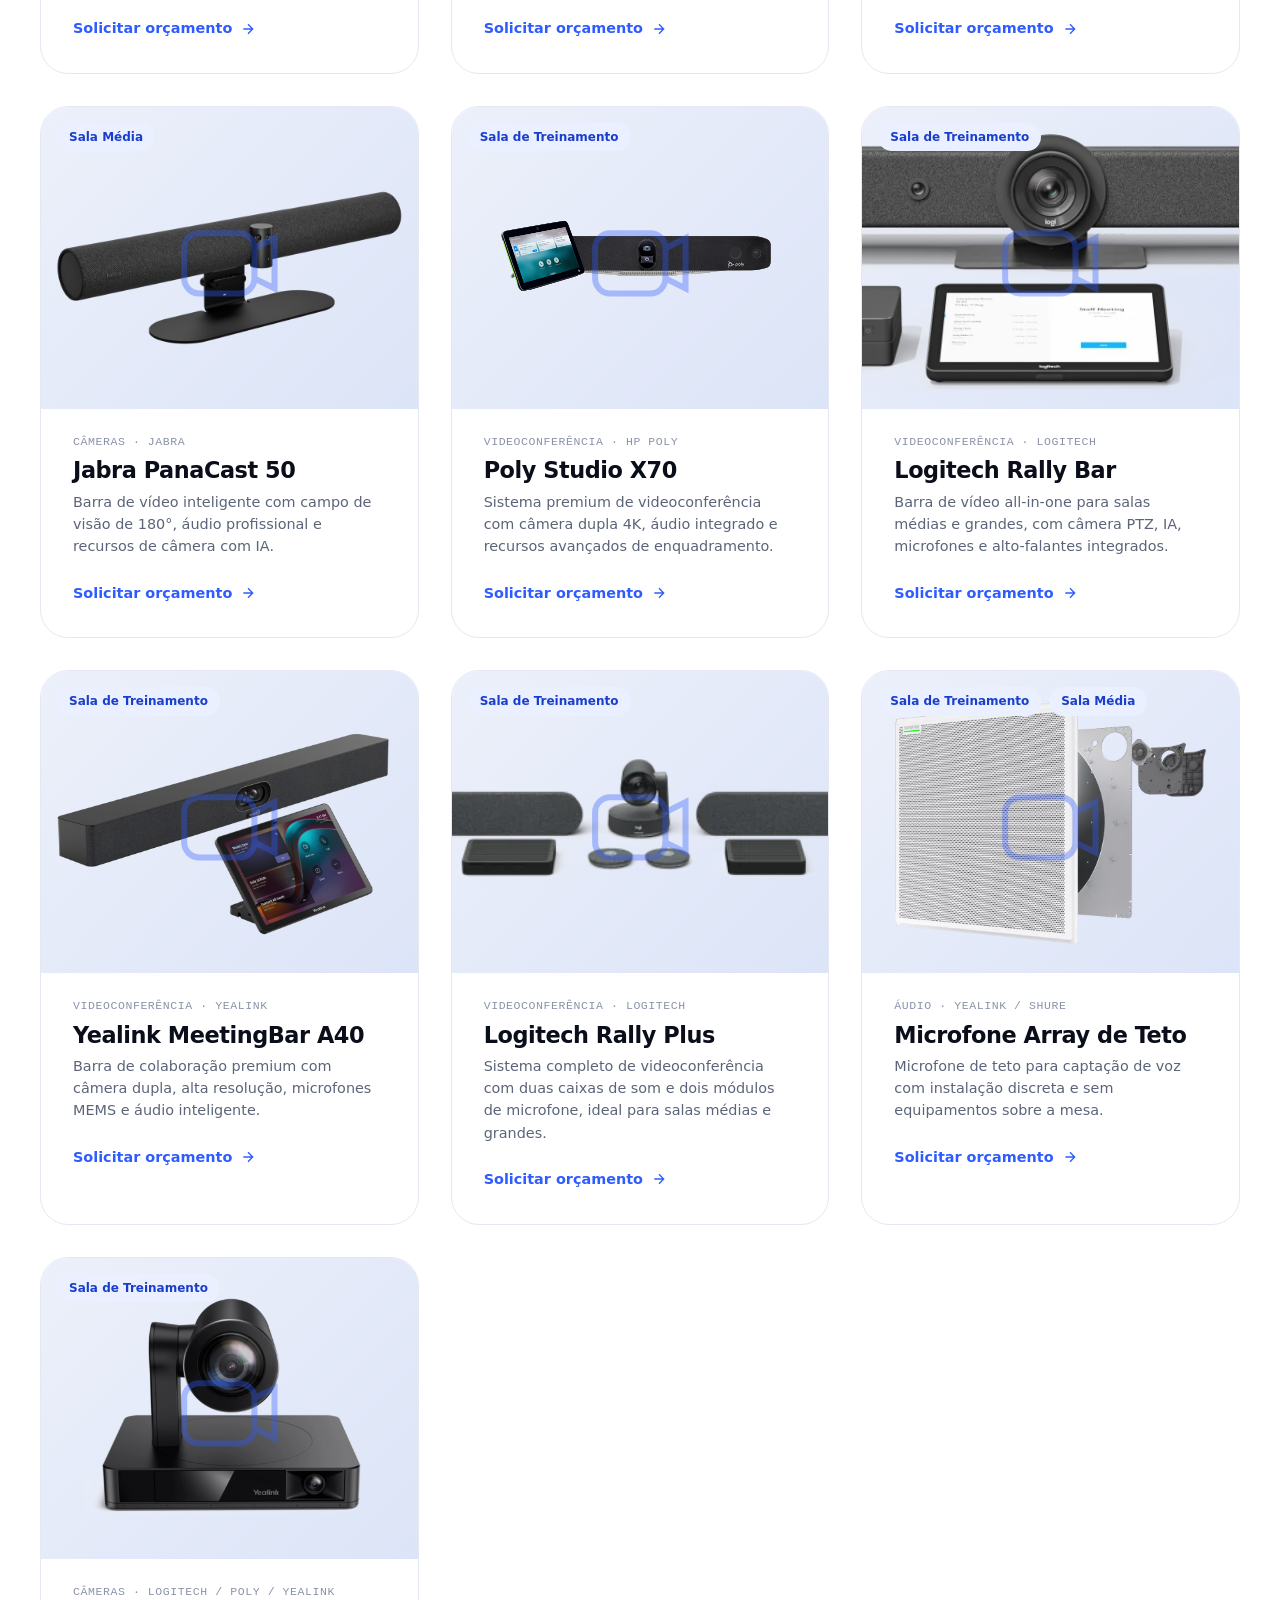
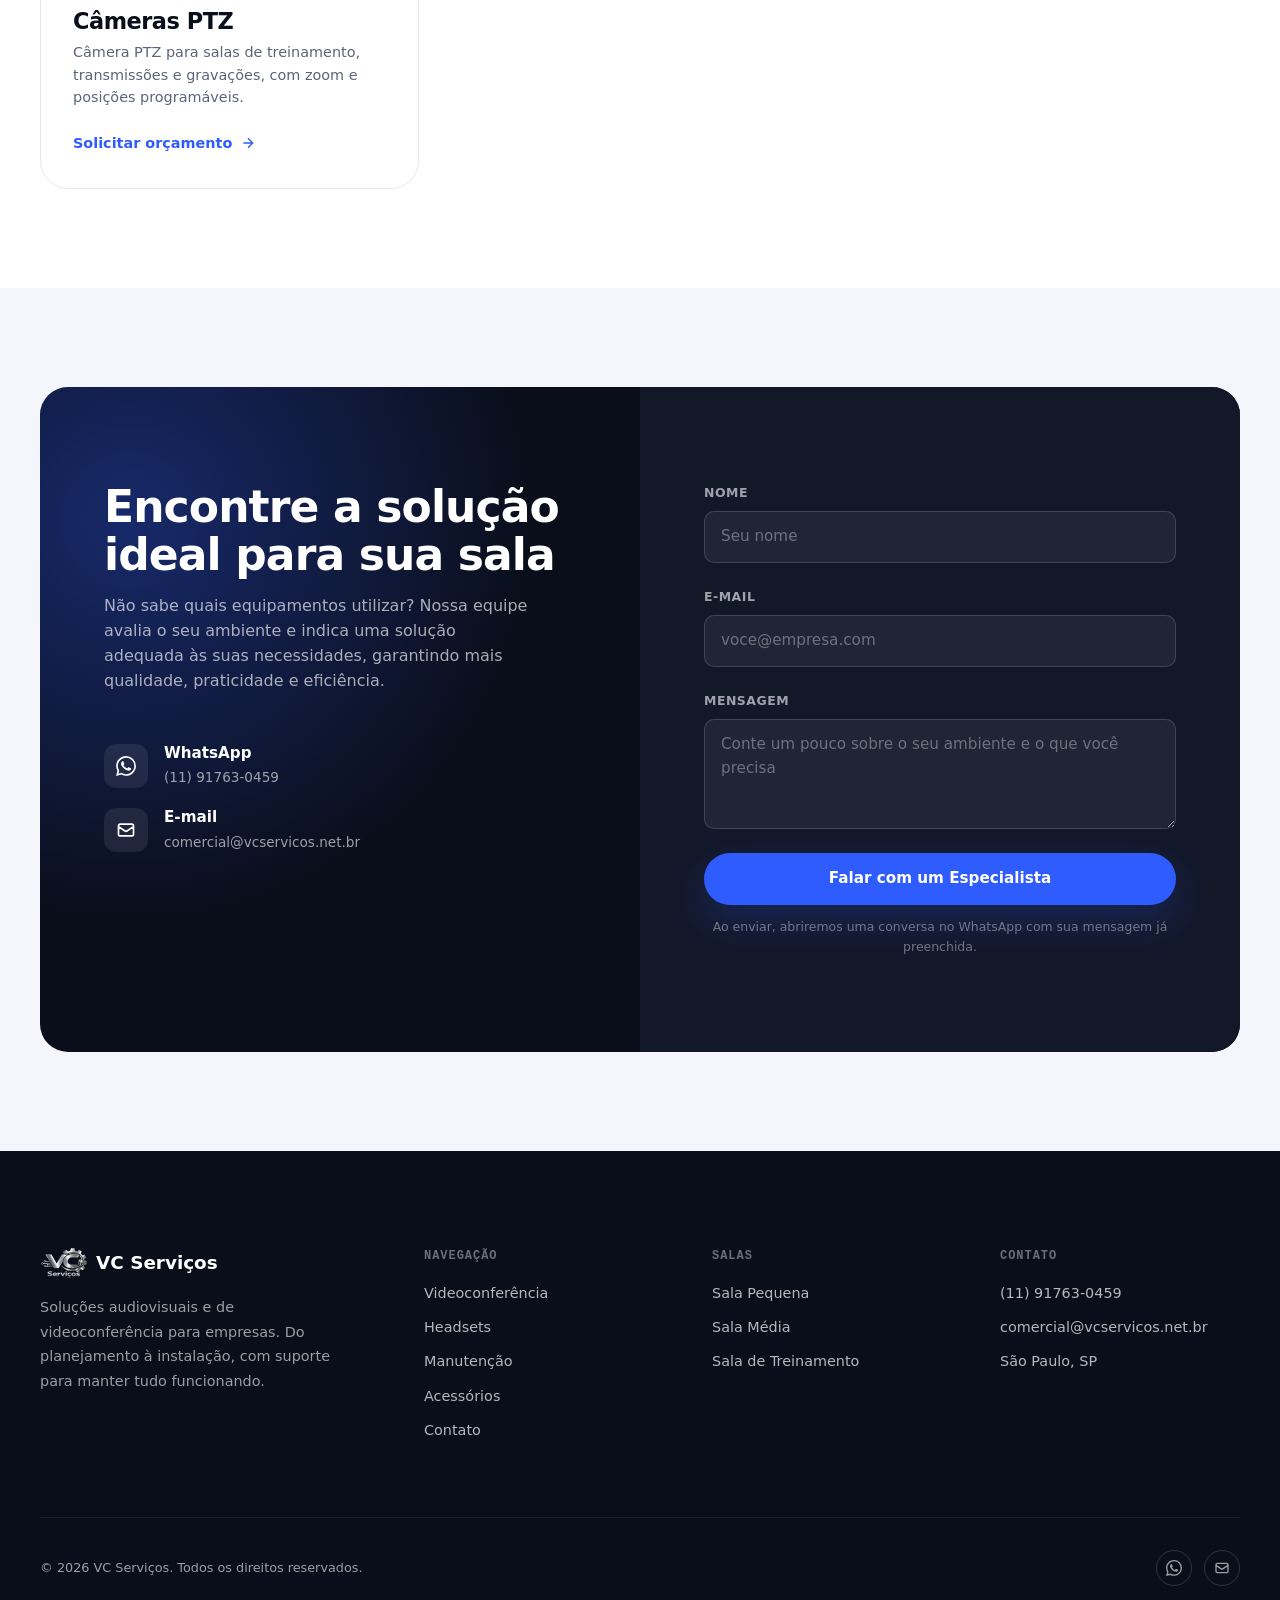
<file: videoconferencia.html>
<!DOCTYPE html>
<html lang="pt-BR">
<head>
<meta charset="UTF-8" />
<meta name="viewport" content="width=device-width, initial-scale=1.0" />
<meta http-equiv="Content-Security-Policy" content="default-src 'self'; script-src 'self' 'unsafe-inline' https://www.googletagmanager.com https://www.google-analytics.com https://googleads.g.doubleclick.net; style-src 'self' 'unsafe-inline' https://fonts.googleapis.com; font-src https://fonts.gstatic.com; img-src 'self' https://images.pexels.com data: https://www.google.com https://www.google.com.br https://www.googletagmanager.com https://www.google-analytics.com https://googleads.g.doubleclick.net https://*.g.doubleclick.net; connect-src 'self' https://www.google-analytics.com https://*.google-analytics.com https://*.analytics.google.com https://*.googletagmanager.com https://www.google.com https://www.google.com.br https://googleads.g.doubleclick.net https://*.g.doubleclick.net; frame-src https://www.googletagmanager.com https://td.doubleclick.net; frame-ancestors 'none'; base-uri 'self'; form-action 'self' https://wa.me; upgrade-insecure-requests;" />
<meta http-equiv="X-Content-Type-Options" content="nosniff" />
<meta name="referrer" content="strict-origin-when-cross-origin" />
<meta http-equiv="Permissions-Policy" content="geolocation=(), camera=(), microphone=()" />
<title>Produtos — VC Serviços</title>
<meta name="description" content="Soluções profissionais em videoconferência, áudio, telas e câmeras para salas corporativas de diferentes tamanhos e necessidades." />
<link rel="preconnect" href="https://fonts.googleapis.com">
<link rel="preconnect" href="https://fonts.gstatic.com" crossorigin>
<link href="https://fonts.googleapis.com/css2?family=Space+Grotesk:wght@500;600;700&family=Inter:wght@400;500;600;700&family=IBM+Plex+Mono:wght@500&display=swap" rel="stylesheet">
<link rel="stylesheet" href="css/tokens.css" />
<link rel="stylesheet" href="css/components.css" />
<link rel="stylesheet" href="css/sections.css" />
<link rel="stylesheet" href="css/pages.css" />
<!-- Google tag (gtag.js) -->
<script async src="https://www.googletagmanager.com/gtag/js?id=AW-18468714812"></script>
<script>
  window.dataLayer = window.dataLayer || [];
  function gtag(){dataLayer.push(arguments);}
  gtag('js', new Date());

  gtag('config', 'AW-18468714812');
</script>
</head>
<body>

<header class="header" id="site-header">
  <div class="container header-inner">
    <a href="index.html" class="brand">
      <img src="images/logo.png" alt="VC Serviços" class="brand-logo-img" onerror="this.style.display='none'; this.nextElementSibling.style.display='flex';">
      <span class="brand-mark" style="display:none">VC</span>
      VC Serviços
    </a>
    <nav class="nav-links">
      <a href="videoconferencia.html" class="active">Videoconferência</a>
      <a href="headsets.html">Headsets</a>
      <a href="manutencao.html">Manutenção</a>
      <a href="acessorios.html">Acessórios</a>
      <a href="index.html#contato">Contato</a>
    </nav>
    <div class="header-actions">
      <a href="https://wa.me/5511917630459?text=Olá! Quero solicitar um orçamento." target="_blank" rel="noopener noreferrer" class="btn btn-primary">
        Solicitar Orçamento
      </a>
      <button class="nav-toggle" id="nav-toggle" aria-label="Abrir menu" aria-expanded="false">
        <svg viewBox="0 0 24 24" fill="none" stroke="currentColor" stroke-width="2"><path d="M4 7h16M4 12h16M4 17h16"/></svg>
      </button>
    </div>
  </div>
</header>

<div class="mobile-nav" id="mobile-nav">
  <a href="videoconferencia.html">Videoconferência</a>
  <a href="headsets.html">Headsets</a>
  <a href="manutencao.html">Manutenção</a>
  <a href="acessorios.html">Acessórios</a>
  <a href="index.html#contato">Contato</a>
  <a href="https://wa.me/5511917630459?text=Olá! Quero solicitar um orçamento." target="_blank" rel="noopener noreferrer" class="btn btn-primary">Solicitar Orçamento</a>
</div>

<section class="page-hero">
  <div class="container page-hero-inner">
    <h1>Soluções para o seu ambiente</h1>
  </div>
</section>

<section class="section">
  <div class="container">
    <div class="projects-filters">
      <button class="filter-pill active" data-filter="todos">Todos</button>
      <button class="filter-pill" data-filter="pequena">Sala Pequena</button>
      <button class="filter-pill" data-filter="media">Sala Média</button>
      <button class="filter-pill" data-filter="treinamento">Sala de Treinamento</button>
    </div>

    <div class="projects-grid is-full" id="products-grid"></div>
    <p class="projects-empty" id="products-empty">Nenhum equipamento encontrado para esse filtro.</p>
  </div>
</section>

<section class="section section--mist">
  <div class="container">
    <div class="contact-section" data-reveal>
      <div class="contact-info">
        <h2>Encontre a solução ideal para sua sala</h2>
        <p>Não sabe quais equipamentos utilizar? Nossa equipe avalia o seu ambiente e indica uma solução adequada às suas necessidades, garantindo mais qualidade, praticidade e eficiência.</p>
        <div class="contact-channels">
          <div class="contact-channel">
            <div class="contact-channel-icon">
              <svg viewBox="0 0 24 24" fill="currentColor"><path d="M17.472 14.382c-.297-.149-1.758-.867-2.03-.967-.273-.099-.471-.148-.67.15-.197.297-.767.966-.94 1.164-.173.199-.347.223-.644.075-.297-.15-1.255-.463-2.39-1.475-.883-.788-1.48-1.761-1.653-2.059-.173-.297-.018-.458.13-.606.134-.133.298-.347.446-.52.149-.174.198-.298.298-.497.099-.198.05-.371-.025-.52-.075-.149-.669-1.612-.916-2.207-.242-.579-.487-.5-.669-.51-.173-.008-.371-.01-.57-.01-.198 0-.52.074-.792.372-.272.297-1.04 1.016-1.04 2.479 0 1.462 1.065 2.875 1.213 3.074.149.198 2.096 3.2 5.077 4.487.709.306 1.262.489 1.694.625.712.227 1.36.195 1.871.118.571-.085 1.758-.719 2.006-1.413.248-.694.248-1.289.173-1.413-.074-.124-.272-.198-.57-.347m-5.421 7.403h-.004a9.87 9.87 0 01-5.031-1.378l-.361-.214-3.741.982.998-3.648-.235-.374a9.86 9.86 0 01-1.51-5.26c.001-5.45 4.436-9.884 9.888-9.884 2.64 0 5.122 1.03 6.988 2.898a9.825 9.825 0 012.893 6.994c-.003 5.45-4.437 9.884-9.885 9.884m8.413-18.297A11.815 11.815 0 0012.05 0C5.495 0 .16 5.335.157 11.892c0 2.096.547 4.142 1.588 5.945L.057 24l6.305-1.654a11.882 11.882 0 005.683 1.448h.005c6.554 0 11.89-5.335 11.893-11.893a11.821 11.821 0 00-3.48-8.413z"/></svg>
            </div>
            <div><strong>WhatsApp</strong><a href="https://wa.me/5511917630459" target="_blank" rel="noopener noreferrer">(11) 91763-0459</a></div>
          </div>
          <div class="contact-channel">
            <div class="contact-channel-icon">
              <svg viewBox="0 0 24 24" fill="none" stroke="currentColor" stroke-width="2"><path d="M3 8l7.89 5.26a2 2 0 002.22 0L21 8M5 19h14a2 2 0 002-2V7a2 2 0 00-2-2H5a2 2 0 00-2 2v10a2 2 0 002 2z"/></svg>
            </div>
            <div><strong>E-mail</strong><a href="mailto:comercial@vcservicos.net.br">comercial@vcservicos.net.br</a></div>
          </div>
        </div>
      </div>
      <form class="contact-form" id="contact-form">
        <div class="form-row"><label for="cf-name">Nome</label><input type="text" id="cf-name" placeholder="Seu nome" required></div>
        <div class="form-row"><label for="cf-email">E-mail</label><input type="email" id="cf-email" placeholder="voce@empresa.com"></div>
        <div class="form-row"><label for="cf-message">Mensagem</label><textarea id="cf-message" placeholder="Conte um pouco sobre o seu ambiente e o que você precisa"></textarea></div>
        <button type="submit" class="btn btn-primary btn-block">Falar com um Especialista</button>
        <p class="form-note">Ao enviar, abriremos uma conversa no WhatsApp com sua mensagem já preenchida.</p>
      </form>
    </div>
  </div>
</section>

<footer class="footer">
  <div class="container">
    <div class="footer-top">
      <div class="footer-brand">
        <a href="index.html" class="brand" style="color:white"><img src="images/logo.png" alt="VC Serviços" class="brand-logo-img" onerror="this.style.display='none'; this.nextElementSibling.style.display='flex';"> <span class="brand-mark" style="display:none">VC</span> VC Serviços</a>
        <p>Soluções audiovisuais e de videoconferência para empresas. Do planejamento à instalação, com suporte para manter tudo funcionando.</p>
      </div>
      <div class="footer-col">
        <h5>Navegação</h5>
        <a href="videoconferencia.html">Videoconferência</a>
        <a href="headsets.html">Headsets</a>
        <a href="manutencao.html">Manutenção</a>
        <a href="acessorios.html">Acessórios</a>
        <a href="index.html#contato">Contato</a>
      </div>
      <div class="footer-col">
        <h5>Salas</h5>
        <a href="videoconferencia.html?tipo=pequena">Sala Pequena</a>
        <a href="videoconferencia.html?tipo=media">Sala Média</a>
        <a href="videoconferencia.html?tipo=treinamento">Sala de Treinamento</a>
      </div>
      <div class="footer-col">
        <h5>Contato</h5>
        <a href="https://wa.me/5511917630459" target="_blank" rel="noopener noreferrer">(11) 91763-0459</a>
        <a href="mailto:comercial@vcservicos.net.br">comercial@vcservicos.net.br</a>
        <p>São Paulo, SP</p>
      </div>
    </div>
    <div class="footer-bottom">
      <p>&copy; <span id="current-year">2026</span> VC Serviços. Todos os direitos reservados.</p>
      <div class="footer-social">
        <a href="https://wa.me/5511917630459" target="_blank" rel="noopener noreferrer" aria-label="WhatsApp"><svg viewBox="0 0 24 24" fill="currentColor"><path d="M17.472 14.382c-.297-.149-1.758-.867-2.03-.967-.273-.099-.471-.148-.67.15-.197.297-.767.966-.94 1.164-.173.199-.347.223-.644.075-.297-.15-1.255-.463-2.39-1.475-.883-.788-1.48-1.761-1.653-2.059-.173-.297-.018-.458.13-.606.134-.133.298-.347.446-.52.149-.174.198-.298.298-.497.099-.198.05-.371-.025-.52-.075-.149-.669-1.612-.916-2.207-.242-.579-.487-.5-.669-.51-.173-.008-.371-.01-.57-.01-.198 0-.52.074-.792.372-.272.297-1.04 1.016-1.04 2.479 0 1.462 1.065 2.875 1.213 3.074.149.198 2.096 3.2 5.077 4.487.709.306 1.262.489 1.694.625.712.227 1.36.195 1.871.118.571-.085 1.758-.719 2.006-1.413.248-.694.248-1.289.173-1.413-.074-.124-.272-.198-.57-.347m-5.421 7.403h-.004a9.87 9.87 0 01-5.031-1.378l-.361-.214-3.741.982.998-3.648-.235-.374a9.86 9.86 0 01-1.51-5.26c.001-5.45 4.436-9.884 9.888-9.884 2.64 0 5.122 1.03 6.988 2.898a9.825 9.825 0 012.893 6.994c-.003 5.45-4.437 9.884-9.885 9.884m8.413-18.297A11.815 11.815 0 0012.05 0C5.495 0 .16 5.335.157 11.892c0 2.096.547 4.142 1.588 5.945L.057 24l6.305-1.654a11.882 11.882 0 005.683 1.448h.005c6.554 0 11.89-5.335 11.893-11.893a11.821 11.821 0 00-3.48-8.413z"/></svg></a>
        <a href="mailto:comercial@vcservicos.net.br" aria-label="E-mail"><svg viewBox="0 0 24 24" fill="none" stroke="currentColor" stroke-width="2"><path d="M3 8l7.89 5.26a2 2 0 002.22 0L21 8M5 19h14a2 2 0 002-2V7a2 2 0 00-2-2H5a2 2 0 00-2 2v10a2 2 0 002 2z"/></svg></a>
      </div>
    </div>
  </div>
</footer>

<div class="float-stack">
  <button class="back-to-top" id="back-to-top" aria-label="Voltar ao topo"><svg viewBox="0 0 24 24" fill="none" stroke="currentColor" stroke-width="2"><path d="M12 19V5M5 12l7-7 7 7"/></svg></button>
  <a href="https://wa.me/5511917630459" target="_blank" rel="noopener noreferrer" class="wa-float" aria-label="WhatsApp"><svg viewBox="0 0 24 24" fill="currentColor"><path d="M17.472 14.382c-.297-.149-1.758-.867-2.03-.967-.273-.099-.471-.148-.67.15-.197.297-.767.966-.94 1.164-.173.199-.347.223-.644.075-.297-.15-1.255-.463-2.39-1.475-.883-.788-1.48-1.761-1.653-2.059-.173-.297-.018-.458.13-.606.134-.133.298-.347.446-.52.149-.174.198-.298.298-.497.099-.198.05-.371-.025-.52-.075-.149-.669-1.612-.916-2.207-.242-.579-.487-.5-.669-.51-.173-.008-.371-.01-.57-.01-.198 0-.52.074-.792.372-.272.297-1.04 1.016-1.04 2.479 0 1.462 1.065 2.875 1.213 3.074.149.198 2.096 3.2 5.077 4.487.709.306 1.262.489 1.694.625.712.227 1.36.195 1.871.118.571-.085 1.758-.719 2.006-1.413.248-.694.248-1.289.173-1.413-.074-.124-.272-.198-.57-.347m-5.421 7.403h-.004a9.87 9.87 0 01-5.031-1.378l-.361-.214-3.741.982.998-3.648-.235-.374a9.86 9.86 0 01-1.51-5.26c.001-5.45 4.436-9.884 9.888-9.884 2.64 0 5.122 1.03 6.988 2.898a9.825 9.825 0 012.893 6.994c-.003 5.45-4.437 9.884-9.885 9.884m8.413-18.297A11.815 11.815 0 0012.05 0C5.495 0 .16 5.335.157 11.892c0 2.096.547 4.142 1.588 5.945L.057 24l6.305-1.654a11.882 11.882 0 005.683 1.448h.005c6.554 0 11.89-5.335 11.893-11.893a11.821 11.821 0 00-3.48-8.413z"/></svg></a>
</div>

<script src="js/products-equip-data.js"></script>
<script src="js/main.js"></script>
<script src="js/products.js"></script>
</body>
</html>
</file>
<file: css/tokens.css>
/* ==========================================================================
   VC SERVIÇOS — DESIGN TOKENS
   Sistema de design: cor, tipografia, espaçamento, sombra, movimento.
   ========================================================================== */

:root {
  /* --- Cor: base neutra fria + acento elétrico + acento de sinal (teal) --- */
  --ink:        #0A0E1A;   /* texto principal / fundo escuro */
  --ink-2:      #131829;   /* fundo escuro secundário (cards no dark) */
  --ink-3:      #1C2338;   /* borda / hairline no dark */
  --paper:      #FFFFFF;   /* fundo claro */
  --mist:       #F4F6FB;   /* fundo de seção claro alternado */
  --mist-2:     #ECF0FA;   /* fundo de card claro */
  --line:       #E4E8F2;   /* hairline no claro */
  --muted:      #5B6478;   /* texto secundário */
  --muted-2:    #8A93A8;   /* texto terciário / legendas */

  --accent:       #2F5CFF; /* azul elétrico — cor de marca */
  --accent-ink:   #1A3ECC; /* azul mais escuro (hover/texto sobre claro) */
  --accent-soft:  #EAF0FF; /* azul muito claro (fundo de badge) */
  --signal:       #17D9C4; /* teal "sinal de vídeo" — acento secundário */
  --signal-ink:   #0EA898;
  --amber:        #FF9F43; /* uso pontual em depoimentos / avaliação */

  /* --- Tipografia --- */
  --font-display: 'Space Grotesk', 'Inter', system-ui, sans-serif;
  --font-body:    'Inter', system-ui, -apple-system, 'Segoe UI', sans-serif;
  --font-mono:    'IBM Plex Mono', 'SFMono-Regular', Consolas, monospace;

  /* Escala fluida (clamp = mínimo, preferido em vw, máximo) */
  --fs-eyebrow:  0.8125rem;
  --fs-body:     1rem;
  --fs-lg:       1.125rem;
  --fs-h4:       clamp(1.15rem, 1rem + 0.6vw, 1.4rem);
  --fs-h3:       clamp(1.4rem, 1.15rem + 1.1vw, 1.9rem);
  --fs-h2:       clamp(1.9rem, 1.5rem + 1.8vw, 2.75rem);
  --fs-h1:       clamp(2.6rem, 1.9rem + 3.2vw, 4.5rem);

  /* --- Espaçamento (escala 4px) --- */
  --sp-1: 0.25rem;
  --sp-2: 0.5rem;
  --sp-3: 0.75rem;
  --sp-4: 1rem;
  --sp-5: 1.5rem;
  --sp-6: 2rem;
  --sp-7: 3rem;
  --sp-8: 4rem;
  --sp-9: 6rem;
  --sp-10: 8rem;

  --section-py: clamp(4rem, 3rem + 4vw, 7rem);
  --container-w: 1280px;
  --container-pad: clamp(1.25rem, 1rem + 2vw, 2.5rem);

  /* --- Forma --- */
  --r-sm: 10px;
  --r-md: 18px;
  --r-lg: 28px;
  --r-pill: 999px;

  /* --- Sombra (suave, difusa, nunca dura) --- */
  --shadow-sm: 0 2px 10px rgba(10, 14, 26, 0.05);
  --shadow-md: 0 12px 32px rgba(10, 14, 26, 0.08);
  --shadow-lg: 0 24px 64px rgba(10, 14, 26, 0.12);
  --shadow-accent: 0 16px 40px rgba(47, 92, 255, 0.22);

  /* --- Movimento --- */
  --ease: cubic-bezier(0.16, 1, 0.3, 1);
  --dur-fast: 180ms;
  --dur-med: 420ms;
  --dur-slow: 800ms;
}

/* ==========================================================================
   RESET — compatibilidade entre navegadores
   ========================================================================== */
*, *::before, *::after { box-sizing: border-box; }
* { margin: 0; }

html {
  -webkit-text-size-adjust: 100%;
  text-size-adjust: 100%;
  scroll-behavior: smooth;
}

@media (prefers-reduced-motion: reduce) {
  html { scroll-behavior: auto; }
  *, *::before, *::after {
    animation-duration: 0.01ms !important;
    animation-iteration-count: 1 !important;
    transition-duration: 0.01ms !important;
    scroll-behavior: auto !important;
  }
}

body {
  font-family: var(--font-body);
  font-size: var(--fs-body);
  color: var(--ink);
  background: var(--paper);
  line-height: 1.55;
  -webkit-font-smoothing: antialiased;
  -moz-osx-font-smoothing: grayscale;
  text-rendering: optimizeLegibility;
  overflow-x: hidden;
}

img, picture, video, canvas, svg { display: block; max-width: 100%; height: auto; }

button, input, textarea, select {
  font: inherit;
  color: inherit;
  -webkit-appearance: none;
  appearance: none;
  background: none;
  border: none;
}

button { cursor: pointer; }
a { color: inherit; text-decoration: none; -webkit-tap-highlight-color: transparent; }
ul, ol { list-style: none; padding: 0; }

h1, h2, h3, h4 {
  font-family: var(--font-display);
  font-weight: 600;
  line-height: 1.08;
  letter-spacing: -0.02em;
}

/* Foco visível — acessibilidade, nunca removido */
:focus-visible {
  outline: 2px solid var(--accent);
  outline-offset: 3px;
  border-radius: 4px;
}

::selection { background: var(--accent); color: white; }
</file>
<file: css/components.css>
/* ==========================================================================
   LAYOUT PRIMITIVES
   ========================================================================== */
.container {
  width: 100%;
  max-width: var(--container-w);
  margin-inline: auto;
  padding-inline: var(--container-pad);
}

.section { padding-block: var(--section-py); }
.section--tight { padding-block: calc(var(--section-py) * 0.6); }
.section--dark { background: var(--ink); color: white; }
.section--mist { background: var(--mist); }

.eyebrow {
  display: inline-flex;
  align-items: center;
  gap: var(--sp-2);
  font-family: var(--font-mono);
  font-size: var(--fs-eyebrow);
  font-weight: 500;
  letter-spacing: 0.06em;
  text-transform: uppercase;
  color: var(--accent);
}

.eyebrow::before {
  content: '';
  width: 6px;
  height: 6px;
  border-radius: 50%;
  background: var(--signal);
  box-shadow: 0 0 0 4px var(--signal-ink, rgba(23,217,196,0.18));
}

.section--dark .eyebrow { color: var(--signal); }

.section-head {
  max-width: 640px;
  margin-bottom: var(--sp-8);
}

.section-head.center { margin-inline: auto; text-align: center; }

.section-head h2 { font-size: var(--fs-h2); margin-top: var(--sp-3); }
.section-head p { font-size: var(--fs-lg); color: var(--muted); margin-top: var(--sp-4); }
.section--dark .section-head p { color: rgba(255,255,255,0.65); }

.section-head-row {
  display: flex;
  align-items: flex-end;
  justify-content: space-between;
  gap: var(--sp-6);
  flex-wrap: wrap;
  margin-bottom: var(--sp-8);
}

.section-head-row .section-head { margin-bottom: 0; }

/* ==========================================================================
   BOTÕES
   ========================================================================== */
.btn {
  display: inline-flex;
  align-items: center;
  justify-content: center;
  gap: var(--sp-2);
  padding: 0.9rem 1.6rem;
  border-radius: var(--r-pill);
  font-family: var(--font-body);
  font-size: 0.95rem;
  font-weight: 600;
  white-space: nowrap;
  transition: transform var(--dur-fast) var(--ease), box-shadow var(--dur-fast) var(--ease), background var(--dur-fast) var(--ease), border-color var(--dur-fast) var(--ease);
}

.btn svg { width: 18px; height: 18px; flex-shrink: 0; }

.btn-primary {
  background: var(--accent);
  color: white;
  box-shadow: var(--shadow-accent);
}
.btn-primary:hover { transform: translateY(-2px); box-shadow: 0 20px 48px rgba(47,92,255,0.3); }

.btn-ghost {
  background: transparent;
  color: var(--ink);
  border: 1.5px solid var(--line);
}
.btn-ghost:hover { border-color: var(--ink); transform: translateY(-2px); }

.section--dark .btn-ghost { color: white; border-color: rgba(255,255,255,0.25); }
.section--dark .btn-ghost:hover { border-color: white; }

.btn-light {
  background: white;
  color: var(--ink);
}
.btn-light:hover { transform: translateY(-2px); box-shadow: var(--shadow-lg); }

.btn-block { width: 100%; }

.link-arrow {
  display: inline-flex;
  align-items: center;
  gap: var(--sp-2);
  font-weight: 600;
  font-size: 0.9rem;
  color: var(--accent);
}
.link-arrow svg { width: 16px; height: 16px; transition: transform var(--dur-fast) var(--ease); }
.link-arrow:hover svg { transform: translateX(4px); }

/* ==========================================================================
   HEADER
   ========================================================================== */
.header {
  position: fixed;
  inset-inline: 0;
  top: 0;
  z-index: 100;
  padding-block: var(--sp-4);
  transition: background var(--dur-med) var(--ease), padding var(--dur-med) var(--ease), box-shadow var(--dur-med) var(--ease);
}

.header::before {
  content: '';
  position: absolute;
  inset: 0;
  background: rgba(10, 14, 26, 0.0);
  backdrop-filter: blur(0px);
  -webkit-backdrop-filter: blur(0px);
  transition: background var(--dur-med) var(--ease), backdrop-filter var(--dur-med) var(--ease);
  z-index: -1;
}

.header.is-scrolled { padding-block: var(--sp-3); box-shadow: var(--shadow-sm); }
.header.is-scrolled::before {
  background: rgba(255,255,255,0.85);
  backdrop-filter: blur(16px);
  -webkit-backdrop-filter: blur(16px);
}

.header-inner {
  display: flex;
  align-items: center;
  justify-content: space-between;
  gap: var(--sp-6);
}

.brand {
  display: flex;
  align-items: center;
  gap: var(--sp-2);
  font-family: var(--font-display);
  font-weight: 700;
  font-size: 1.15rem;
  color: var(--paper);
  transition: color var(--dur-fast) var(--ease);
}

.header.is-scrolled .brand,
.header.on-light .brand { color: var(--ink); }

.brand-logo-img {
  height: 32px;
  width: auto;
  display: block;
}

.brand-mark {
  width: 32px;
  height: 32px;
  border-radius: 9px;
  background: linear-gradient(135deg, var(--accent), var(--signal));
  display: flex;
  align-items: center;
  justify-content: center;
  color: white;
  font-size: 0.85rem;
  font-weight: 800;
  flex-shrink: 0;
}

.nav-links {
  display: flex;
  align-items: center;
  gap: var(--sp-7);
}

.nav-links a {
  font-size: 0.9rem;
  font-weight: 500;
  color: rgba(255,255,255,0.78);
  transition: color var(--dur-fast) var(--ease);
  position: relative;
}

.header.is-scrolled .nav-links a,
.header.on-light .nav-links a { color: var(--muted); }

.nav-links a:hover,
.nav-links a.active { color: var(--paper); }
.header.is-scrolled .nav-links a:hover,
.header.is-scrolled .nav-links a.active,
.header.on-light .nav-links a:hover,
.header.on-light .nav-links a.active { color: var(--ink); }

.header-actions { display: flex; align-items: center; gap: var(--sp-4); }

.header .btn-primary { padding: 0.7rem 1.35rem; font-size: 0.88rem; }

.nav-toggle {
  display: none;
  width: 40px;
  height: 40px;
  align-items: center;
  justify-content: center;
  border-radius: 10px;
  color: white;
}
.header.is-scrolled .nav-toggle,
.header.on-light .nav-toggle { color: var(--ink); }

.nav-toggle svg { width: 22px; height: 22px; }

/* Menu mobile */
.mobile-nav {
  position: fixed;
  inset: 0;
  z-index: 99;
  background: var(--ink);
  display: flex;
  flex-direction: column;
  justify-content: center;
  gap: var(--sp-6);
  padding: var(--sp-8);
  transform: translateY(-100%);
  opacity: 0;
  transition: transform var(--dur-med) var(--ease), opacity var(--dur-med) var(--ease);
  pointer-events: none;
}

.mobile-nav.open { transform: translateY(0); opacity: 1; pointer-events: auto; }

.mobile-nav a {
  font-family: var(--font-display);
  font-size: 2rem;
  font-weight: 600;
  color: white;
}

.mobile-nav .btn-primary { align-self: flex-start; margin-top: var(--sp-4); }

@media (max-width: 900px) {
  .nav-links, .header-actions .btn-primary { display: none; }
  .nav-toggle { display: flex; }
}

/* ==========================================================================
   BADGES / TAGS
   ========================================================================== */
.tag {
  display: inline-flex;
  align-items: center;
  padding: 0.3rem 0.75rem;
  border-radius: var(--r-pill);
  font-size: 0.75rem;
  font-weight: 600;
  background: var(--accent-soft);
  color: var(--accent-ink);
}

.tag--dark { background: rgba(255,255,255,0.12); color: white; }

/* ==========================================================================
   CARD BASE
   ========================================================================== */
.card {
  background: white;
  border-radius: var(--r-lg);
  border: 1px solid var(--line);
  overflow: hidden;
  transition: transform var(--dur-med) var(--ease), box-shadow var(--dur-med) var(--ease), border-color var(--dur-med) var(--ease);
}

.card:hover { transform: translateY(-6px); box-shadow: var(--shadow-lg); border-color: transparent; }

/* Wrapper de mídia com fallback (usado sempre que uma foto real ainda não existe) */
.media {
  position: relative;
  overflow: hidden;
  background: linear-gradient(135deg, var(--mist-2), #DCE4F7);
}

.media img {
  width: 100%;
  height: 100%;
  object-fit: cover;
  object-position: center;
  transition: transform var(--dur-slow) var(--ease);
}

.card:hover .media img { transform: scale(1.05); }

.media-fallback {
  display: flex;
  align-items: center;
  justify-content: center;
  width: 100%;
  height: 100%;
  position: absolute;
  inset: 0;
}

.media-fallback svg { width: 40%; height: 40%; color: var(--accent); opacity: 0.35; }

/* ==========================================================================
   REVEAL ON SCROLL
   ========================================================================== */
[data-reveal] {
  opacity: 0;
  transform: translateY(28px);
  transition: opacity var(--dur-slow) var(--ease), transform var(--dur-slow) var(--ease);
}
[data-reveal].is-visible { opacity: 1; transform: translateY(0); }
@media (prefers-reduced-motion: reduce) {
  [data-reveal] { opacity: 1; transform: none; }
}

/* ==========================================================================
   FOOTER
   ========================================================================== */
.footer {
  background: var(--ink);
  color: rgba(255,255,255,0.6);
  padding-block: var(--sp-9) var(--sp-6);
}

.footer-top {
  display: grid;
  grid-template-columns: 1.4fr 1fr 1fr 1fr;
  gap: var(--sp-7);
  padding-bottom: var(--sp-8);
  border-bottom: 1px solid rgba(255,255,255,0.08);
}

.footer-brand p { margin-top: var(--sp-4); font-size: 0.9rem; line-height: 1.7; max-width: 320px; }

.footer-col h5 {
  font-family: var(--font-mono);
  font-size: 0.75rem;
  letter-spacing: 0.08em;
  text-transform: uppercase;
  color: rgba(255,255,255,0.4);
  margin-bottom: var(--sp-4);
}

.footer-col a, .footer-col p {
  display: block;
  font-size: 0.9rem;
  color: rgba(255,255,255,0.7);
  margin-bottom: var(--sp-3);
  transition: color var(--dur-fast) var(--ease);
}

.footer-col a:hover { color: white; }

.footer-bottom {
  display: flex;
  justify-content: space-between;
  align-items: center;
  flex-wrap: wrap;
  gap: var(--sp-3);
  padding-top: var(--sp-6);
  font-size: 0.8rem;
}

.footer-social { display: flex; gap: var(--sp-3); }
.footer-social a {
  width: 36px; height: 36px;
  border-radius: 50%;
  border: 1px solid rgba(255,255,255,0.15);
  display: flex; align-items: center; justify-content: center;
  transition: all var(--dur-fast) var(--ease);
}
.footer-social a:hover { background: white; color: var(--ink); }
.footer-social svg { width: 16px; height: 16px; }

@media (max-width: 900px) {
  .footer-top { grid-template-columns: 1fr 1fr; }
}
@media (max-width: 560px) {
  .footer-top { grid-template-columns: 1fr; }
}

/* ==========================================================================
   FLOATING WHATSAPP + BACK TO TOP
   ========================================================================== */
.float-stack {
  position: fixed;
  right: var(--sp-5);
  bottom: var(--sp-5);
  z-index: 90;
  display: flex;
  flex-direction: column;
  align-items: center;
  gap: var(--sp-3);
}

.wa-float {
  width: 58px; height: 58px;
  border-radius: 50%;
  background: #25D366;
  color: white;
  display: flex; align-items: center; justify-content: center;
  box-shadow: 0 12px 32px rgba(37, 211, 102, 0.4);
  transition: transform var(--dur-fast) var(--ease);
}
.wa-float:hover { transform: scale(1.08); }
.wa-float svg { width: 28px; height: 28px; }

.back-to-top {
  width: 42px; height: 42px;
  border-radius: 50%;
  background: white;
  border: 1px solid var(--line);
  box-shadow: var(--shadow-md);
  display: flex; align-items: center; justify-content: center;
  color: var(--ink);
  opacity: 0; visibility: hidden; transform: translateY(8px);
  transition: all var(--dur-fast) var(--ease);
}
.back-to-top.visible { opacity: 1; visibility: visible; transform: translateY(0); }
.back-to-top svg { width: 18px; height: 18px; }

/* ==========================================================================
   BREADCRUMB
   ========================================================================== */
.breadcrumb-bar {
  background: var(--mist);
  border-bottom: 1px solid var(--line);
  padding-block: var(--sp-3);
  margin-top: 76px;
}
.breadcrumb { display: flex; align-items: center; flex-wrap: wrap; gap: var(--sp-2); font-size: 0.82rem; }
.breadcrumb a { color: var(--muted); transition: color var(--dur-fast) var(--ease); }
.breadcrumb a:hover { color: var(--accent); }
.breadcrumb-sep { color: var(--muted-2); }
.breadcrumb-current { color: var(--ink); font-weight: 500; }
</file>
<file: css/sections.css>
/* ==========================================================================
   HERO
   ========================================================================== */
.hero {
  position: relative;
  min-height: clamp(400px, 56svh, 540px);
  display: flex;
  align-items: center;
  color: white;
  background: var(--ink);
  overflow: hidden;
  padding: calc(76px + var(--sp-6)) 0 var(--sp-7);
}

.hero-media {
  position: absolute;
  inset: 0;
  z-index: 0;
}

/* Adicione aqui a imagem/vídeo real da sala de reunião */
.hero-media img,
.hero-media video {
  width: 100%;
  height: 100%;
  object-fit: cover;
  object-position: center 35%;
}

.hero-media-fallback {
  position: absolute;
  inset: 0;
  background:
    radial-gradient(circle at 18% 22%, rgba(47,92,255,0.35), transparent 45%),
    radial-gradient(circle at 82% 78%, rgba(23,217,196,0.28), transparent 50%),
    linear-gradient(160deg, #0A0E1A 0%, #101832 55%, #0A0E1A 100%);
}

.hero-media-fallback svg { position: absolute; inset: 0; width: 100%; height: 100%; opacity: 0.5; }

.hero::after {
  content: '';
  position: absolute;
  inset: 0;
  background: linear-gradient(0deg, rgba(6,9,18,0.92) 0%, rgba(6,9,18,0.45) 45%, rgba(6,9,18,0.15) 70%);
  z-index: 1;
}

.hero-inner {
  position: relative;
  z-index: 2;
  width: 100%;
}

.hero-content { max-width: 760px; }

.hero .eyebrow { color: var(--signal); margin-bottom: var(--sp-5); }

.hero h1 {
  font-size: clamp(2.1rem, 1.6rem + 2.4vw, 3.4rem);
  color: white;
}

.hero h1 em {
  font-style: normal;
  background: linear-gradient(100deg, var(--signal), var(--accent) 65%);
  -webkit-background-clip: text;
  background-clip: text;
  color: transparent;
}

.hero p {
  font-size: var(--fs-lg);
  color: rgba(255,255,255,0.72);
  max-width: 46ch;
  margin-top: var(--sp-5);
}

.hero-actions {
  display: flex;
  gap: var(--sp-4);
  flex-wrap: wrap;
  margin-top: var(--sp-5);
}

.hero-meta {
  display: flex;
  gap: var(--sp-8);
  margin-top: var(--sp-6);
  flex-wrap: wrap;
}

.hero-meta-item strong {
  display: block;
  font-family: var(--font-display);
  font-size: 1.6rem;
  color: white;
}
.hero-meta-item span {
  font-size: 0.8rem;
  color: rgba(255,255,255,0.55);
}

.scroll-cue {
  position: absolute;
  right: var(--container-pad);
  bottom: var(--sp-6);
  z-index: 2;
  display: flex;
  flex-direction: column;
  align-items: center;
  gap: var(--sp-2);
  color: rgba(255,255,255,0.55);
  font-family: var(--font-mono);
  font-size: 0.7rem;
  letter-spacing: 0.08em;
  text-transform: uppercase;
}

.scroll-cue-line {
  width: 1px;
  height: 42px;
  background: linear-gradient(180deg, rgba(255,255,255,0.6), transparent);
  animation: scrollcue 2s var(--ease) infinite;
}

@keyframes scrollcue {
  0% { transform: scaleY(0); transform-origin: top; }
  50% { transform: scaleY(1); transform-origin: top; }
  50.01% { transform-origin: bottom; }
  100% { transform: scaleY(0); transform-origin: bottom; }
}

@media (max-width: 700px) {
  .hero { min-height: 0; padding-bottom: var(--sp-7); }
  .hero-meta { gap: var(--sp-6); margin-top: var(--sp-7); }
  .scroll-cue { display: none; }
}

/* ==========================================================================
   ESCOLHA SUA SOLUÇÃO (3 cards de sala)
   ========================================================================== */
.room-grid {
  display: grid;
  grid-template-columns: repeat(3, 1fr);
  gap: var(--sp-6);
}

.room-card { display: flex; flex-direction: column; }

.room-card .media { aspect-ratio: 4 / 3; }

.room-card-body { padding: var(--sp-6); }

.room-card-index {
  font-family: var(--font-mono);
  font-size: 0.75rem;
  color: var(--muted-2);
}

.room-card-body h3 { font-size: var(--fs-h4); margin-top: var(--sp-2); }
.room-card-body p { color: var(--muted); margin-top: var(--sp-2); font-size: 0.92rem; }
.room-card-body .link-arrow { margin-top: var(--sp-5); }

@media (max-width: 900px) {
  .room-grid { grid-template-columns: 1fr; }
}

/* ==========================================================================
   PROJETOS — galeria em destaque (home) e grade completa (projetos.html)
   ========================================================================== */
.projects-grid {
  display: grid;
  grid-template-columns: repeat(3, 1fr);
  gap: var(--sp-6);
}

.projects-grid.is-full { grid-template-columns: repeat(3, 1fr); }

.project-card { display: flex; flex-direction: column; }
.project-card .media { aspect-ratio: 5 / 4; }

.project-card-tags {
  position: absolute;
  top: var(--sp-4);
  left: var(--sp-4);
  z-index: 2;
  display: flex;
  gap: var(--sp-2);
}

.project-card-body { padding: var(--sp-5) var(--sp-6) var(--sp-6); }
.project-card-body .location {
  font-family: var(--font-mono);
  font-size: 0.72rem;
  color: var(--muted-2);
  text-transform: uppercase;
  letter-spacing: 0.05em;
}
.project-card-body h3 { font-size: var(--fs-h4); margin-top: var(--sp-2); }
.project-card-body p { color: var(--muted); font-size: 0.9rem; margin-top: var(--sp-2); }
.project-card-body .link-arrow { margin-top: var(--sp-5); }

@media (max-width: 1000px) {
  .projects-grid, .projects-grid.is-full { grid-template-columns: 1fr 1fr; }
}
@media (max-width: 620px) {
  .projects-grid, .projects-grid.is-full { grid-template-columns: 1fr; }
}

/* Filtros da galeria completa */
.projects-filters {
  display: flex;
  gap: var(--sp-3);
  flex-wrap: wrap;
  margin-bottom: var(--sp-8);
}

.filter-pill {
  padding: 0.55rem 1.2rem;
  border-radius: var(--r-pill);
  border: 1.5px solid var(--line);
  font-size: 0.85rem;
  font-weight: 600;
  color: var(--muted);
  transition: all var(--dur-fast) var(--ease);
}
.filter-pill:hover { border-color: var(--accent); color: var(--accent); }
.filter-pill.active { background: var(--ink); border-color: var(--ink); color: white; }

.project-card.is-hidden { display: none; }

.projects-empty {
  text-align: center;
  padding: var(--sp-9) 0;
  color: var(--muted);
  display: none;
}
.projects-empty.show { display: block; }

/* ==========================================================================
   SOLUÇÕES (6 cards com ícone)
   ========================================================================== */
.solutions-grid {
  display: grid;
  grid-template-columns: repeat(3, 1fr);
  gap: var(--sp-5);
}

.solution-card {
  padding: var(--sp-6);
  border-radius: var(--r-md);
  border: 1px solid var(--line);
  background: white;
  transition: all var(--dur-med) var(--ease);
}
.solution-card:hover { transform: translateY(-6px); box-shadow: var(--shadow-md); border-color: transparent; }

.solution-icon {
  width: 52px; height: 52px;
  border-radius: 14px;
  background: var(--accent-soft);
  color: var(--accent);
  display: flex; align-items: center; justify-content: center;
  margin-bottom: var(--sp-5);
  transition: all var(--dur-med) var(--ease);
}
.solution-card:hover .solution-icon { background: var(--accent); color: white; }
.solution-icon svg { width: 26px; height: 26px; }

.solution-card h3 { font-size: 1.05rem; font-family: var(--font-display); font-weight: 600; }
.solution-card p { color: var(--muted); font-size: 0.88rem; margin-top: var(--sp-2); }

@media (max-width: 900px) {
  .solutions-grid { grid-template-columns: 1fr 1fr; }
}
@media (max-width: 560px) {
  .solutions-grid { grid-template-columns: 1fr; }
}

/* ==========================================================================
   COMO TRABALHAMOS — linha do tempo horizontal
   ========================================================================== */
.timeline {
  display: grid;
  grid-template-columns: repeat(5, 1fr);
  gap: var(--sp-5);
  position: relative;
}

.timeline::before {
  content: '';
  position: absolute;
  top: 22px;
  left: 5%;
  right: 5%;
  height: 1px;
  background: repeating-linear-gradient(90deg, rgba(255,255,255,0.22) 0 8px, transparent 8px 16px);
}

.timeline-step { position: relative; }

.timeline-num {
  width: 44px; height: 44px;
  border-radius: 50%;
  background: var(--ink);
  border: 1px solid rgba(255,255,255,0.18);
  color: var(--signal);
  display: flex; align-items: center; justify-content: center;
  font-family: var(--font-mono);
  font-size: 0.85rem;
  position: relative;
  z-index: 1;
  margin-bottom: var(--sp-5);
}

.timeline-step h3 { font-size: 1rem; color: white; }
.timeline-step p { font-size: 0.85rem; color: rgba(255,255,255,0.55); margin-top: var(--sp-2); }

@media (max-width: 900px) {
  .timeline { grid-template-columns: 1fr 1fr; gap: var(--sp-7) var(--sp-5); }
  .timeline::before { display: none; }
}
@media (max-width: 560px) {
  .timeline { grid-template-columns: 1fr; }
}

/* ==========================================================================
   MARCAS
   ========================================================================== */
.brands-row {
  display: grid;
  grid-template-columns: repeat(6, 1fr);
  gap: var(--sp-4);
}

.brand-logo {
  aspect-ratio: 2.4 / 1;
  border-radius: var(--r-sm);
  border: 1px solid var(--line);
  display: flex; align-items: center; justify-content: center;
  padding: var(--sp-4);
  transition: all var(--dur-fast) var(--ease);
}
.brand-logo:hover { border-color: var(--accent); box-shadow: var(--shadow-sm); }

.brand-logo img { max-height: 28px; width: auto; object-fit: contain; filter: grayscale(1); opacity: 0.7; transition: all var(--dur-fast) var(--ease); }
.brand-logo:hover img { filter: grayscale(0); opacity: 1; }

.brand-logo span {
  font-family: var(--font-display);
  font-weight: 700;
  font-size: 0.95rem;
  color: var(--muted);
  transition: color var(--dur-fast) var(--ease);
}
.brand-logo:hover span { color: var(--ink); }

@media (max-width: 900px) {
  .brands-row { grid-template-columns: repeat(3, 1fr); }
}
@media (max-width: 560px) {
  .brands-row { grid-template-columns: repeat(2, 1fr); }
}

/* ==========================================================================
   DEPOIMENTOS
   ========================================================================== */
.testimonials-grid {
  display: grid;
  grid-template-columns: repeat(3, 1fr);
  gap: var(--sp-6);
}

.testimonial-card {
  padding: var(--sp-6);
  border-radius: var(--r-md);
  background: var(--mist);
}

.testimonial-stars { display: flex; gap: 3px; color: var(--amber); margin-bottom: var(--sp-4); }
.testimonial-stars svg { width: 16px; height: 16px; }

.testimonial-card p.quote { font-size: 0.98rem; color: var(--ink); line-height: 1.7; }

.testimonial-author {
  display: flex;
  align-items: center;
  gap: var(--sp-3);
  margin-top: var(--sp-6);
}

.testimonial-avatar {
  width: 44px; height: 44px;
  border-radius: 50%;
  background: linear-gradient(135deg, var(--accent), var(--signal));
  display: flex; align-items: center; justify-content: center;
  color: white;
  font-family: var(--font-display);
  font-weight: 700;
  font-size: 0.9rem;
  flex-shrink: 0;
  overflow: hidden;
}
.testimonial-avatar img { width: 100%; height: 100%; object-fit: cover; }

.testimonial-author strong { display: block; font-size: 0.9rem; }
.testimonial-author span { font-size: 0.8rem; color: var(--muted); }

@media (max-width: 900px) {
  .testimonials-grid { grid-template-columns: 1fr; }
}

/* ==========================================================================
   CONTATO
   ========================================================================== */
.contact-section {
  border-radius: var(--r-lg);
  overflow: hidden;
  display: grid;
  grid-template-columns: 1fr 1fr;
  background: var(--ink);
  color: white;
}

.contact-info { padding: var(--sp-9) var(--sp-8); position: relative; overflow: hidden; }
.contact-info::before {
  content: '';
  position: absolute;
  inset: 0;
  background: radial-gradient(circle at 15% 20%, rgba(47,92,255,0.35), transparent 55%);
  pointer-events: none;
}

.contact-info h2 { font-size: var(--fs-h2); position: relative; }
.contact-info > p { color: rgba(255,255,255,0.65); margin-top: var(--sp-4); max-width: 42ch; position: relative; }

.contact-channels { margin-top: var(--sp-7); display: flex; flex-direction: column; gap: var(--sp-4); position: relative; }

.contact-channel {
  display: flex;
  align-items: center;
  gap: var(--sp-4);
}

.contact-channel-icon {
  width: 44px; height: 44px;
  border-radius: 12px;
  background: rgba(255,255,255,0.08);
  display: flex; align-items: center; justify-content: center;
  flex-shrink: 0;
}
.contact-channel-icon svg { width: 20px; height: 20px; }

.contact-channel strong { display: block; font-size: 0.95rem; }
.contact-channel span, .contact-channel a { font-size: 0.85rem; color: rgba(255,255,255,0.6); }
.contact-channel a:hover { color: white; }

.contact-form { padding: var(--sp-9) var(--sp-8); background: var(--ink-2); }

.form-row { display: flex; flex-direction: column; gap: var(--sp-2); margin-bottom: var(--sp-5); }

.form-row label {
  font-size: 0.78rem;
  font-weight: 600;
  color: rgba(255,255,255,0.6);
  text-transform: uppercase;
  letter-spacing: 0.04em;
}

.form-row input,
.form-row textarea {
  background: rgba(255,255,255,0.06);
  border: 1px solid rgba(255,255,255,0.14);
  border-radius: var(--r-sm);
  padding: 0.85rem 1rem;
  font-size: 0.95rem;
  color: white;
  transition: border-color var(--dur-fast) var(--ease), background var(--dur-fast) var(--ease);
}
.form-row input::placeholder, .form-row textarea::placeholder { color: rgba(255,255,255,0.35); }
.form-row input:focus, .form-row textarea:focus { border-color: var(--accent); background: rgba(255,255,255,0.1); }

.form-row textarea { resize: vertical; min-height: 110px; }

.form-note { font-size: 0.78rem; color: rgba(255,255,255,0.4); margin-top: var(--sp-3); text-align: center; }

@media (max-width: 900px) {
  .contact-section { grid-template-columns: 1fr; border-radius: var(--r-md); }
  .contact-info, .contact-form { padding: var(--sp-7) var(--sp-6); }
}


/* ==========================================================================
   CARROSSEL DE LOGOS (um por vez)
   ========================================================================== */
.logo-strip {
  padding-block: var(--sp-6);
  background: var(--paper);
  border-bottom: 1px solid var(--line);
}

.logo-strip-label {
  text-align: center;
  font-family: var(--font-mono);
  font-size: 0.75rem;
  letter-spacing: 0.08em;
  text-transform: uppercase;
  color: var(--muted-2);
  margin-bottom: var(--sp-4);
}

.logo-slider { text-align: center; }

.logo-slides {
  position: relative;
  height: 84px;
}

.logo-item {
  position: absolute;
  inset: 0;
  display: flex;
  align-items: center;
  justify-content: center;
  opacity: 0;
  transform: translateY(10px);
  pointer-events: none;
  transition: opacity var(--dur-med) var(--ease), transform var(--dur-med) var(--ease);
}

.logo-item.is-active {
  opacity: 1;
  transform: translateY(0);
  pointer-events: auto;
}

.logo-item img {
  max-width: 300px;
  max-height: 200px;
  width: auto;
  height: auto;
  object-fit: contain;
}

.brand-wordmark {
  font-family: var(--font-display);
  font-weight: 700;
  font-size: 2rem;
  letter-spacing: -0.02em;
  color: var(--ink);
}
.brand-wordmark[hidden] { display: none; }

.logo-dots {
  display: flex;
  justify-content: center;
  gap: var(--sp-2);
  margin-top: var(--sp-3);
}

.logo-dot {
  width: 8px;
  height: 8px;
  border-radius: 50%;
  background: var(--line);
  transition: background var(--dur-fast) var(--ease), transform var(--dur-fast) var(--ease);
}
.logo-dot:hover { background: var(--muted-2); }
.logo-dot.is-active { background: var(--accent); transform: scale(1.25); }

@media (prefers-reduced-motion: reduce) {
  .logo-item { transition: none; transform: none; }
}
</file>
<file: css/pages.css>
/* ==========================================================================
   PÁGINA: LISTAGEM DE PROJETOS (projetos.html)
   ========================================================================== */
.page-hero {
  position: relative;
  background: var(--ink);
  color: white;
  padding: calc(76px + var(--sp-8)) 0 var(--sp-8);
  overflow: hidden;
}

.page-hero::before {
  content: '';
  position: absolute;
  inset: 0;
  background:
    radial-gradient(circle at 85% 20%, rgba(23,217,196,0.22), transparent 45%),
    radial-gradient(circle at 10% 90%, rgba(47,92,255,0.28), transparent 50%);
}

.page-hero-inner { position: relative; max-width: 720px; }
.page-hero h1 { font-size: var(--fs-h1); color: white; margin-top: var(--sp-4); }
.page-hero p { font-size: var(--fs-lg); color: rgba(255,255,255,0.68); margin-top: var(--sp-5); max-width: 52ch; }

/* ==========================================================================
   PÁGINA: DETALHE DO PROJETO (projeto.html)
   ========================================================================== */
.project-hero {
  margin-top: 76px;
}

.project-hero-media {
  position: relative;
  aspect-ratio: 16 / 8;
  border-radius: var(--r-lg);
  overflow: hidden;
  background: linear-gradient(135deg, var(--mist-2), #DCE4F7);
}

.project-hero-media img { width: 100%; height: 100%; object-fit: cover; }

.project-hero-media .media-fallback svg { width: 22%; height: 22%; }

.project-back {
  display: inline-flex;
  align-items: center;
  gap: var(--sp-2);
  color: var(--muted);
  font-size: 0.88rem;
  font-weight: 500;
  margin-bottom: var(--sp-5);
}
.project-back svg { width: 16px; height: 16px; }
.project-back:hover { color: var(--accent); }

.project-header {
  display: grid;
  grid-template-columns: 2fr 1fr;
  gap: var(--sp-8);
  margin-top: var(--sp-7);
}

.project-header h1 { font-size: var(--fs-h2); margin-top: var(--sp-3); }
.project-header .lede { font-size: var(--fs-lg); color: var(--muted); margin-top: var(--sp-4); }

.project-facts {
  display: flex;
  flex-direction: column;
  gap: var(--sp-4);
  padding: var(--sp-6);
  border-radius: var(--r-md);
  background: var(--mist);
  height: fit-content;
}

.project-fact { display: flex; justify-content: space-between; gap: var(--sp-3); font-size: 0.88rem; }
.project-fact span:first-child { color: var(--muted); }
.project-fact span:last-child { font-weight: 600; text-align: right; }

.project-facts .btn-primary { margin-top: var(--sp-2); }

.project-gallery {
  display: grid;
  grid-template-columns: repeat(3, 1fr);
  gap: var(--sp-4);
  margin-top: var(--sp-8);
}

.project-gallery .media { aspect-ratio: 4 / 3; border-radius: var(--r-md); }
.project-gallery .media:first-child { grid-column: span 2; grid-row: span 2; aspect-ratio: unset; }

.project-body {
  display: grid;
  grid-template-columns: 2fr 1fr;
  gap: var(--sp-8);
  margin-top: var(--sp-9);
}

.project-body h2 { font-size: var(--fs-h3); }
.project-body .lede { font-size: 1.05rem; color: var(--muted); margin-top: var(--sp-4); line-height: 1.75; }

.project-highlights {
  list-style: none;
  display: grid;
  grid-template-columns: 1fr 1fr;
  gap: var(--sp-3);
  margin-top: var(--sp-6);
}
.project-highlights li {
  display: flex;
  align-items: flex-start;
  gap: var(--sp-3);
  font-size: 0.9rem;
  color: var(--ink);
  background: var(--mist);
  border-radius: var(--r-sm);
  padding: var(--sp-4);
}
.project-highlights li svg { width: 18px; height: 18px; color: var(--accent); flex-shrink: 0; margin-top: 1px; }

.project-equipment { padding: var(--sp-6); border-radius: var(--r-md); border: 1px solid var(--line); height: fit-content; }
.project-equipment h3 { font-size: 1rem; }
.project-equipment ul { margin-top: var(--sp-4); display: flex; flex-direction: column; gap: var(--sp-3); }
.project-equipment li { display: flex; justify-content: space-between; font-size: 0.85rem; padding-bottom: var(--sp-3); border-bottom: 1px solid var(--line); }
.project-equipment li:last-child { border-bottom: none; padding-bottom: 0; }
.project-equipment li span:first-child { color: var(--muted); }
.project-equipment li span:last-child { font-weight: 600; }

.related-projects { margin-top: var(--sp-9); }

.project-not-found { text-align: center; padding: var(--sp-10) 0; }
.project-not-found h1 { font-size: var(--fs-h2); }
.project-not-found p { color: var(--muted); margin-top: var(--sp-3); }
.project-not-found .btn-primary { margin-top: var(--sp-6); }

@media (max-width: 900px) {
  .project-header, .project-body { grid-template-columns: 1fr; }
  .project-gallery { grid-template-columns: 1fr 1fr; }
  .project-gallery .media:first-child { grid-column: span 2; aspect-ratio: 16/9; }
  .project-highlights { grid-template-columns: 1fr; }
}

/* ==========================================================================
   MANUTENÇÃO: layout de duas colunas + FAQ
   ========================================================================== */
.split-layout {
  display: grid;
  grid-template-columns: 1fr 1fr;
  gap: var(--sp-8);
  align-items: center;
}

.split-layout .media {
  aspect-ratio: 4 / 3;
  border-radius: var(--r-lg);
}

.split-layout .project-highlights {
  grid-template-columns: 1fr;
  margin-top: var(--sp-6);
}

@media (max-width: 900px) {
  .split-layout { grid-template-columns: 1fr; }
}

.faq-list {
  max-width: 760px;
  margin: var(--sp-8) auto 0;
  display: flex;
  flex-direction: column;
  gap: var(--sp-3);
}

.faq-item {
  border: 1px solid var(--line);
  border-radius: var(--r-md);
  padding: var(--sp-5) var(--sp-6);
}

.faq-item summary {
  cursor: pointer;
  font-family: var(--font-display);
  font-weight: 600;
  font-size: 1rem;
  color: var(--ink);
  list-style: none;
  display: flex;
  align-items: center;
  justify-content: space-between;
  gap: var(--sp-4);
}

.faq-item summary::-webkit-details-marker { display: none; }

.faq-item summary::after {
  content: '+';
  font-size: 1.4rem;
  color: var(--accent);
  font-weight: 400;
  transition: transform var(--dur-fast) var(--ease);
  flex-shrink: 0;
}

.faq-item[open] summary::after { transform: rotate(45deg); }

.faq-item p {
  color: var(--muted);
  font-size: 0.92rem;
  line-height: 1.7;
  margin-top: var(--sp-4);
}
</file>
